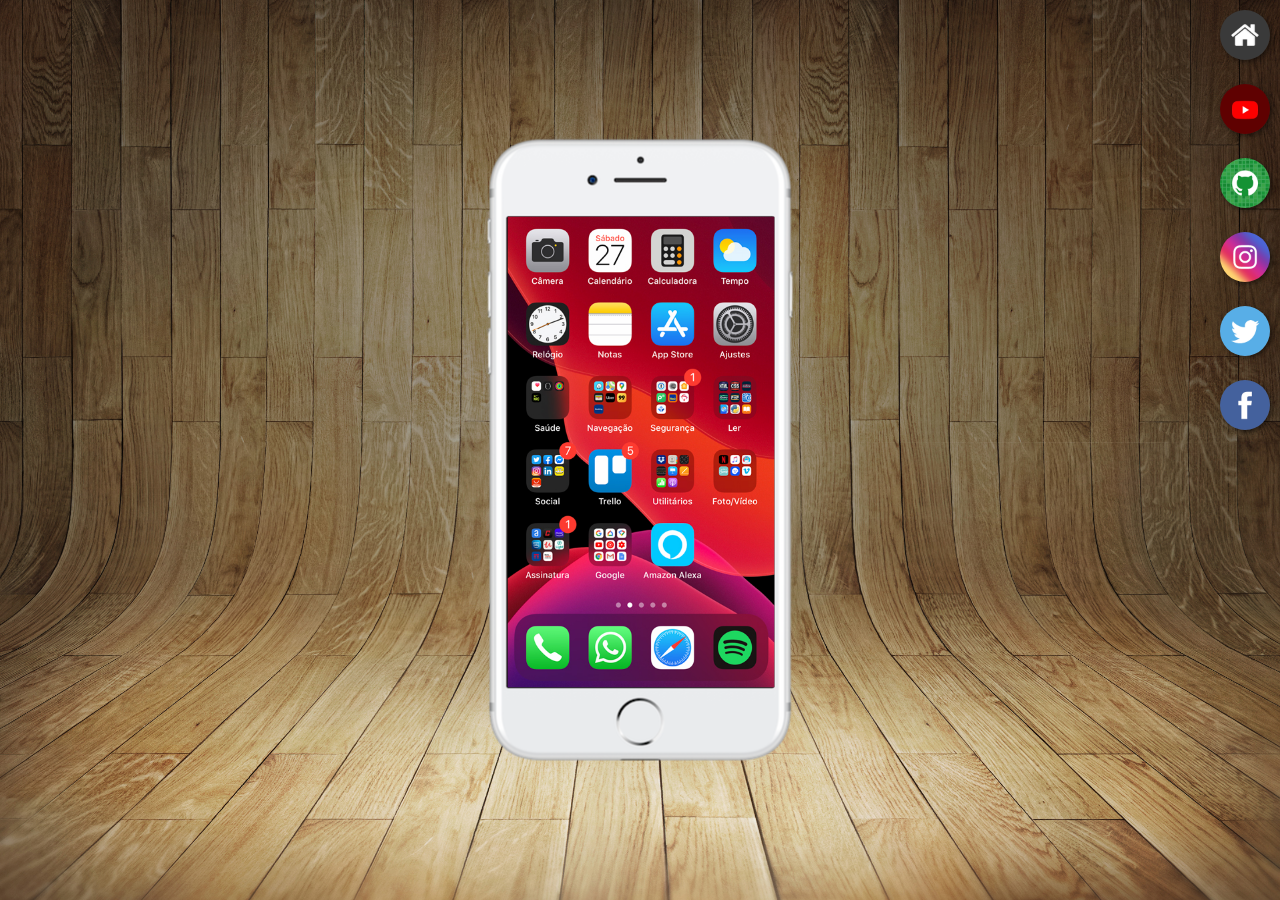
<file: index.html>
<!DOCTYPE html>
<html lang="pt-br">
<head>
    <meta charset="UTF-8">
    <meta name="viewport" content="width=device-width, initial-scale=1.0">
    <link rel="shortcut icon" href="favicon.ico" type="image/x-icon">
    <link rel="stylesheet" href="style/style.css">
    <title>Projeto redes sociais</title>
</head>
<body>
    <main>
        <section id="telefone">
            <iframe src="home.html" name="tela" id="tela" frameborder="0">
                Seu navegador não é compativel com isso.
            </iframe>
        </section>
        <section id="redes-sociais">
            <a href="home.html" target="tela"> <img src="imagens/logo-home.jpg" alt="home"></a> <br>
            <a href="youtube.html" target="tela"> <img src="imagens/logo-youtube.jpg" alt="youtube"></a><br>
            <a href="github.html" target="tela"> <img src="imagens/logo-github.jpg" alt="github"></a><br>
            <a href="instagram.html" target="tela"> <img src="imagens/logo-instagram.jpg" alt="instagram"></a><br>
            <a href="twitter.html" target="tela"> <img src="imagens/logo-twitter.jpg" alt="twitter"></a><br>
            <a href="facebook.html" target="tela"> <img src="imagens/logo-facebook.jpg" alt="facebook"></a>

        </section>
    </main>
</body>
</html>
</file>
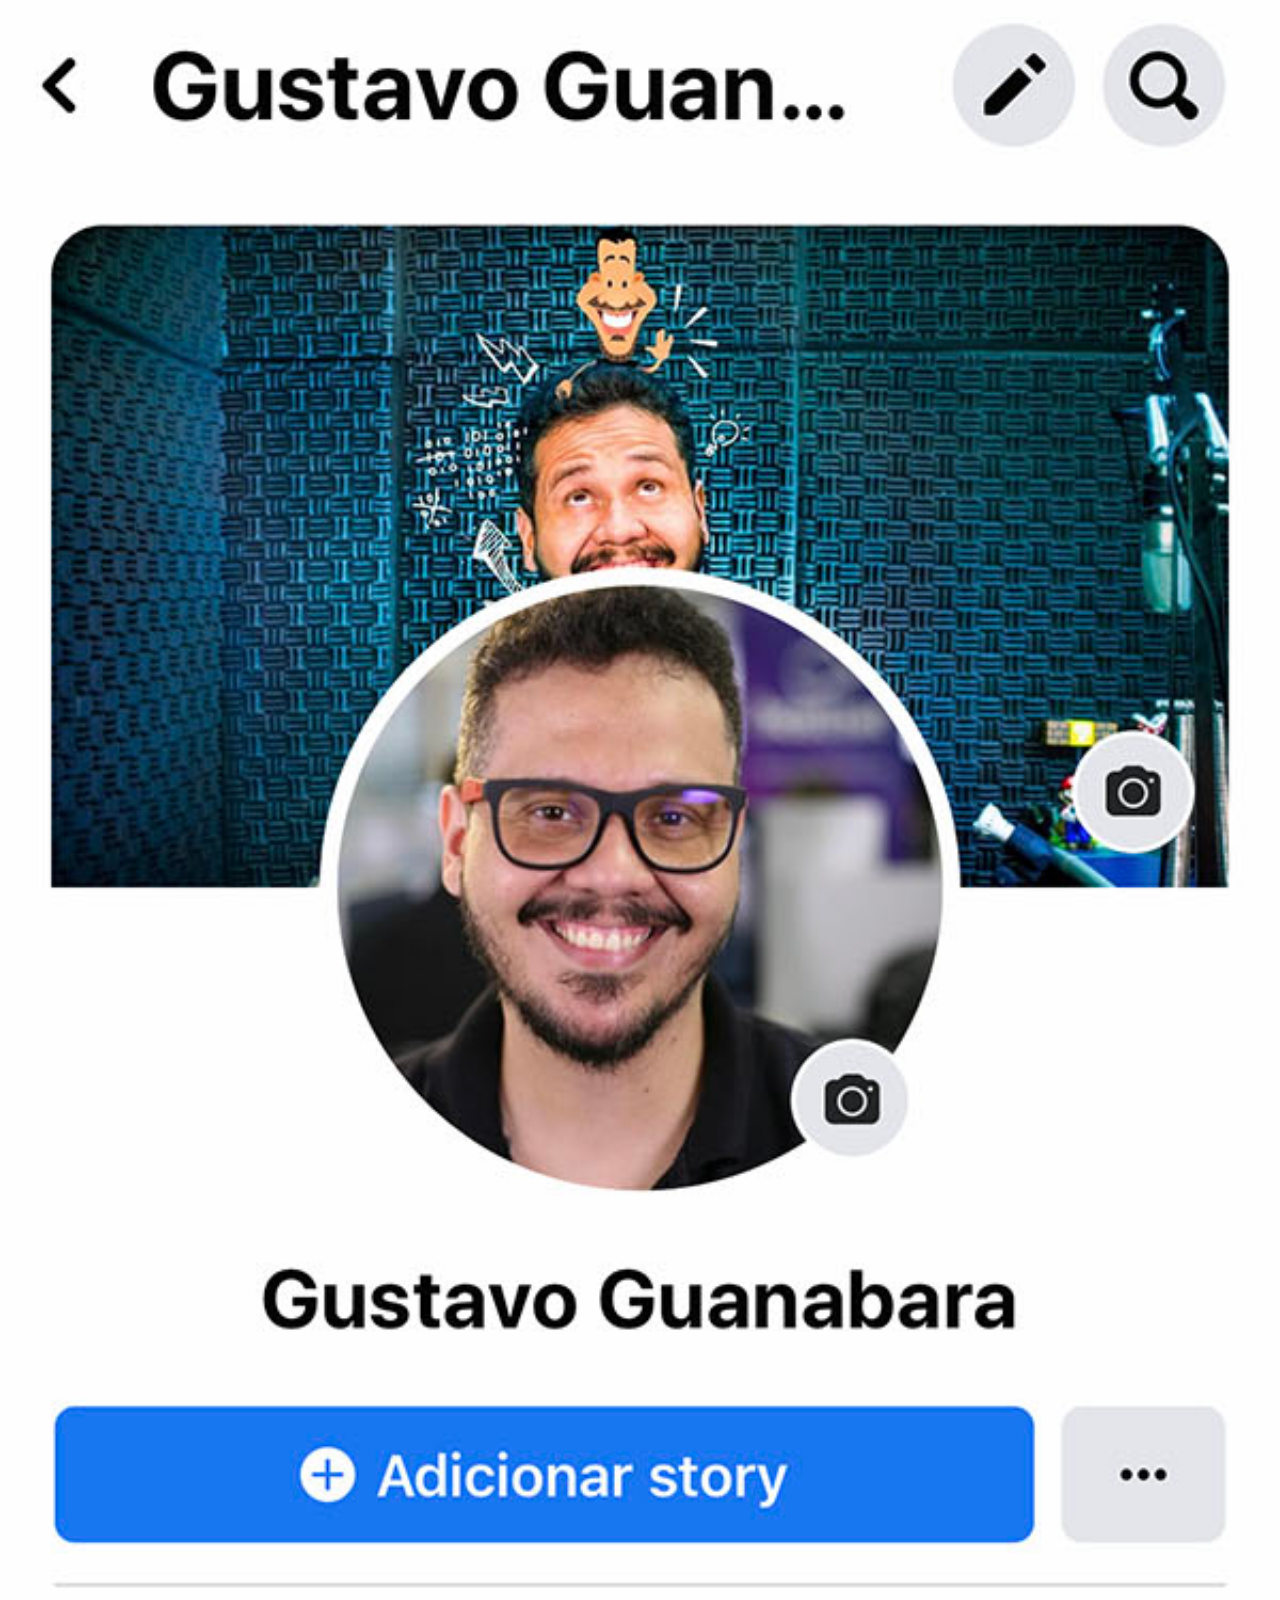
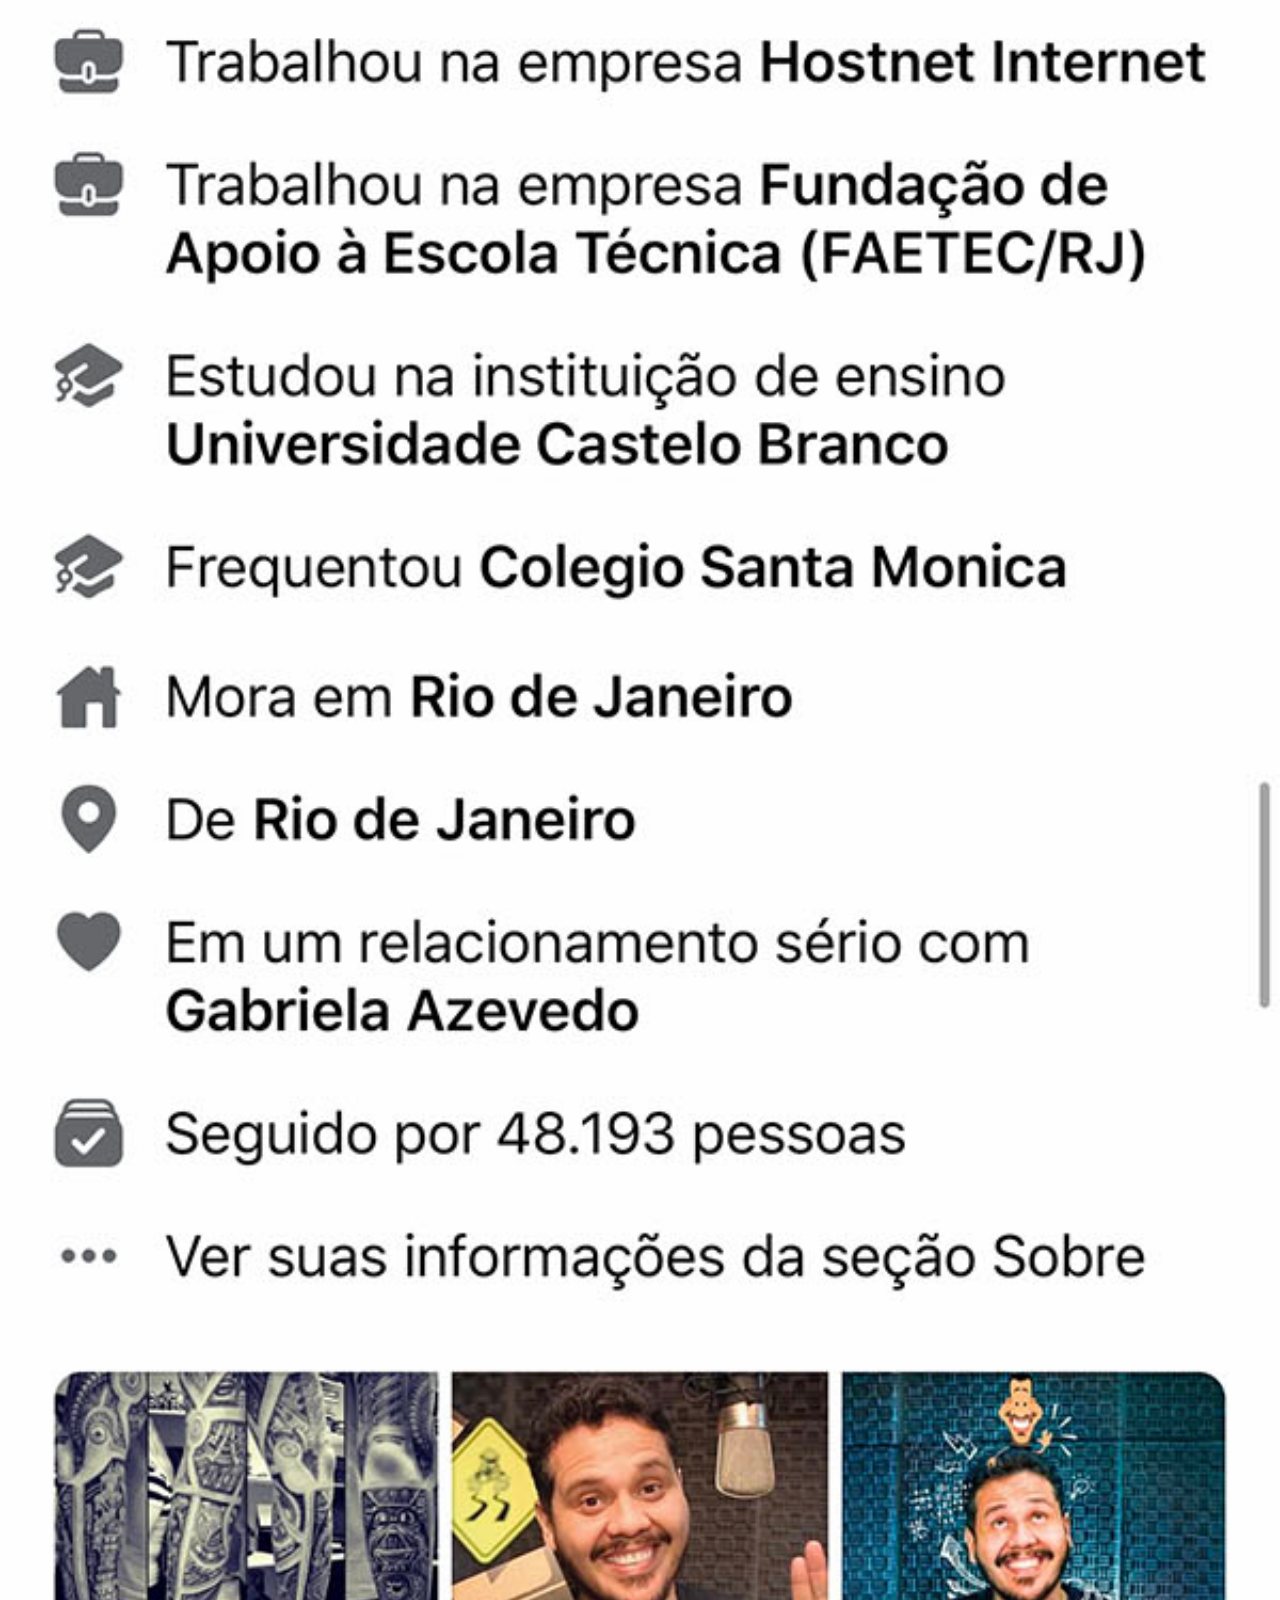
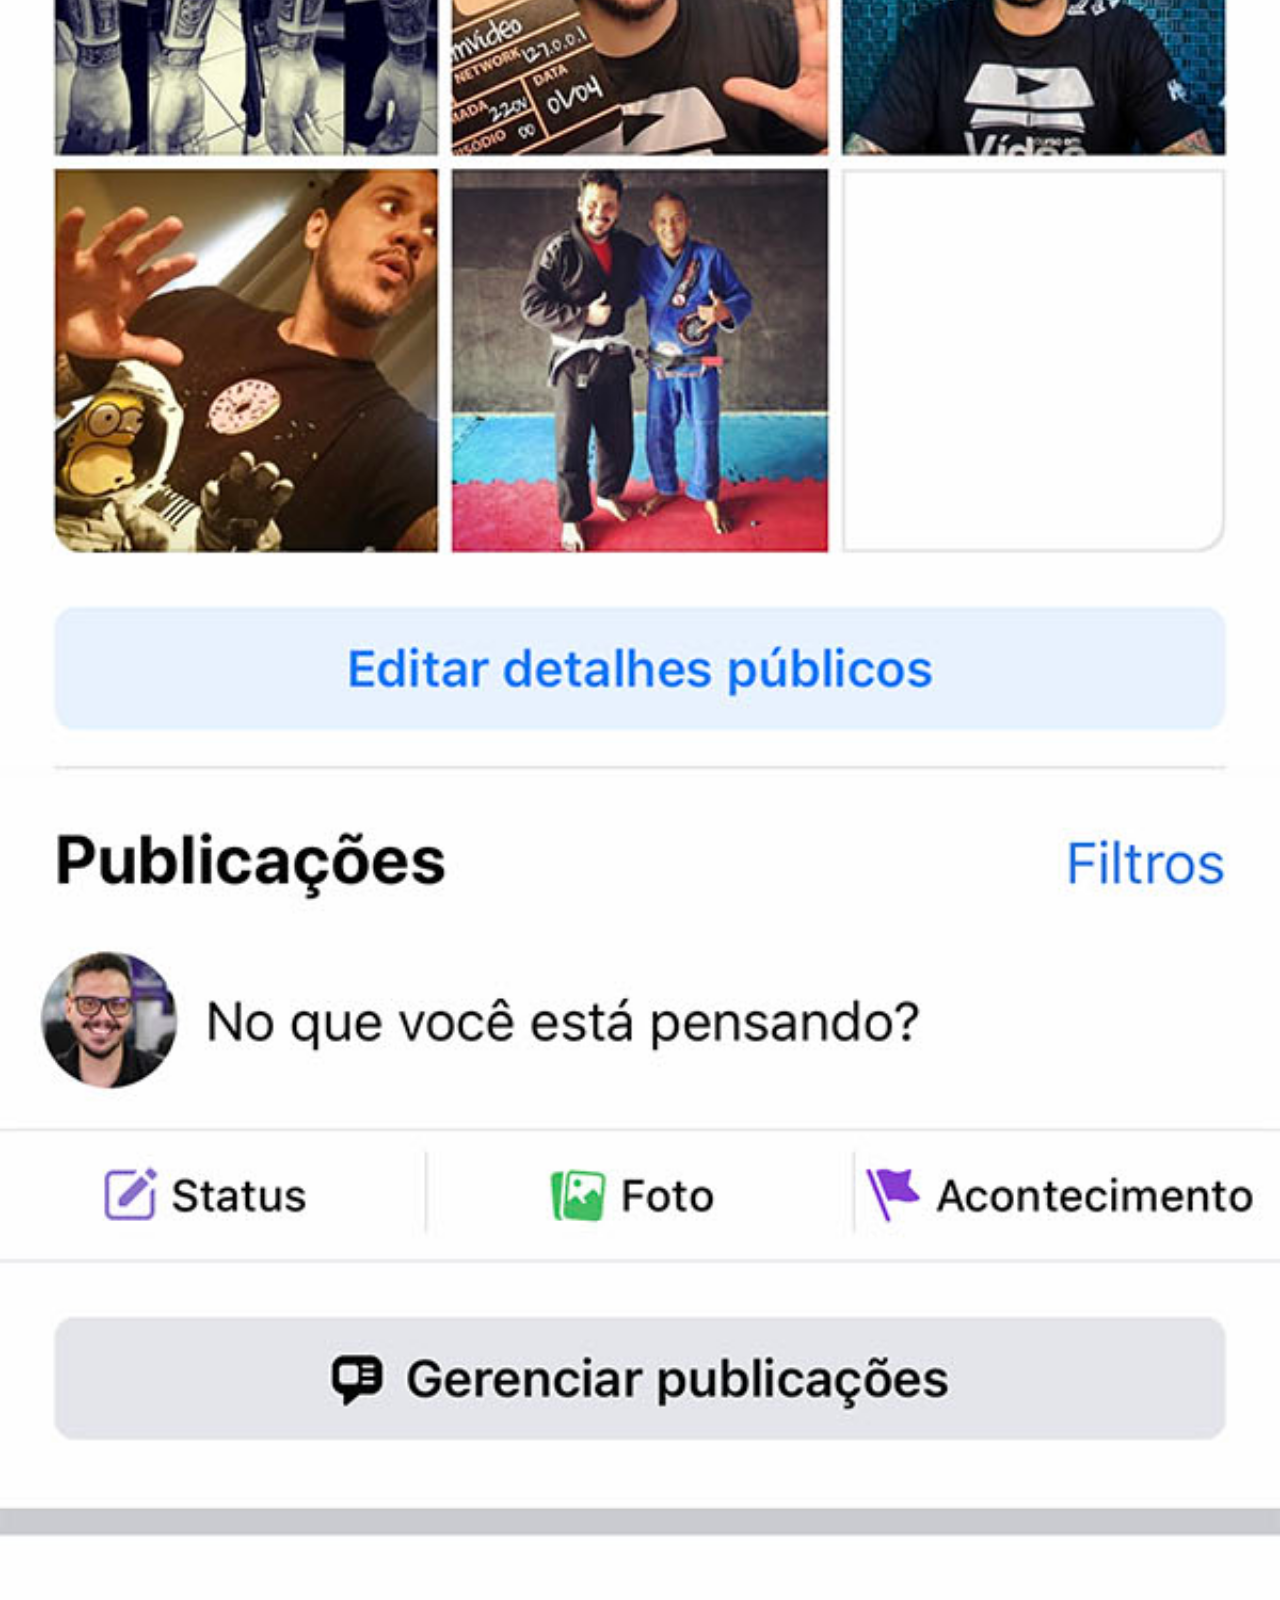
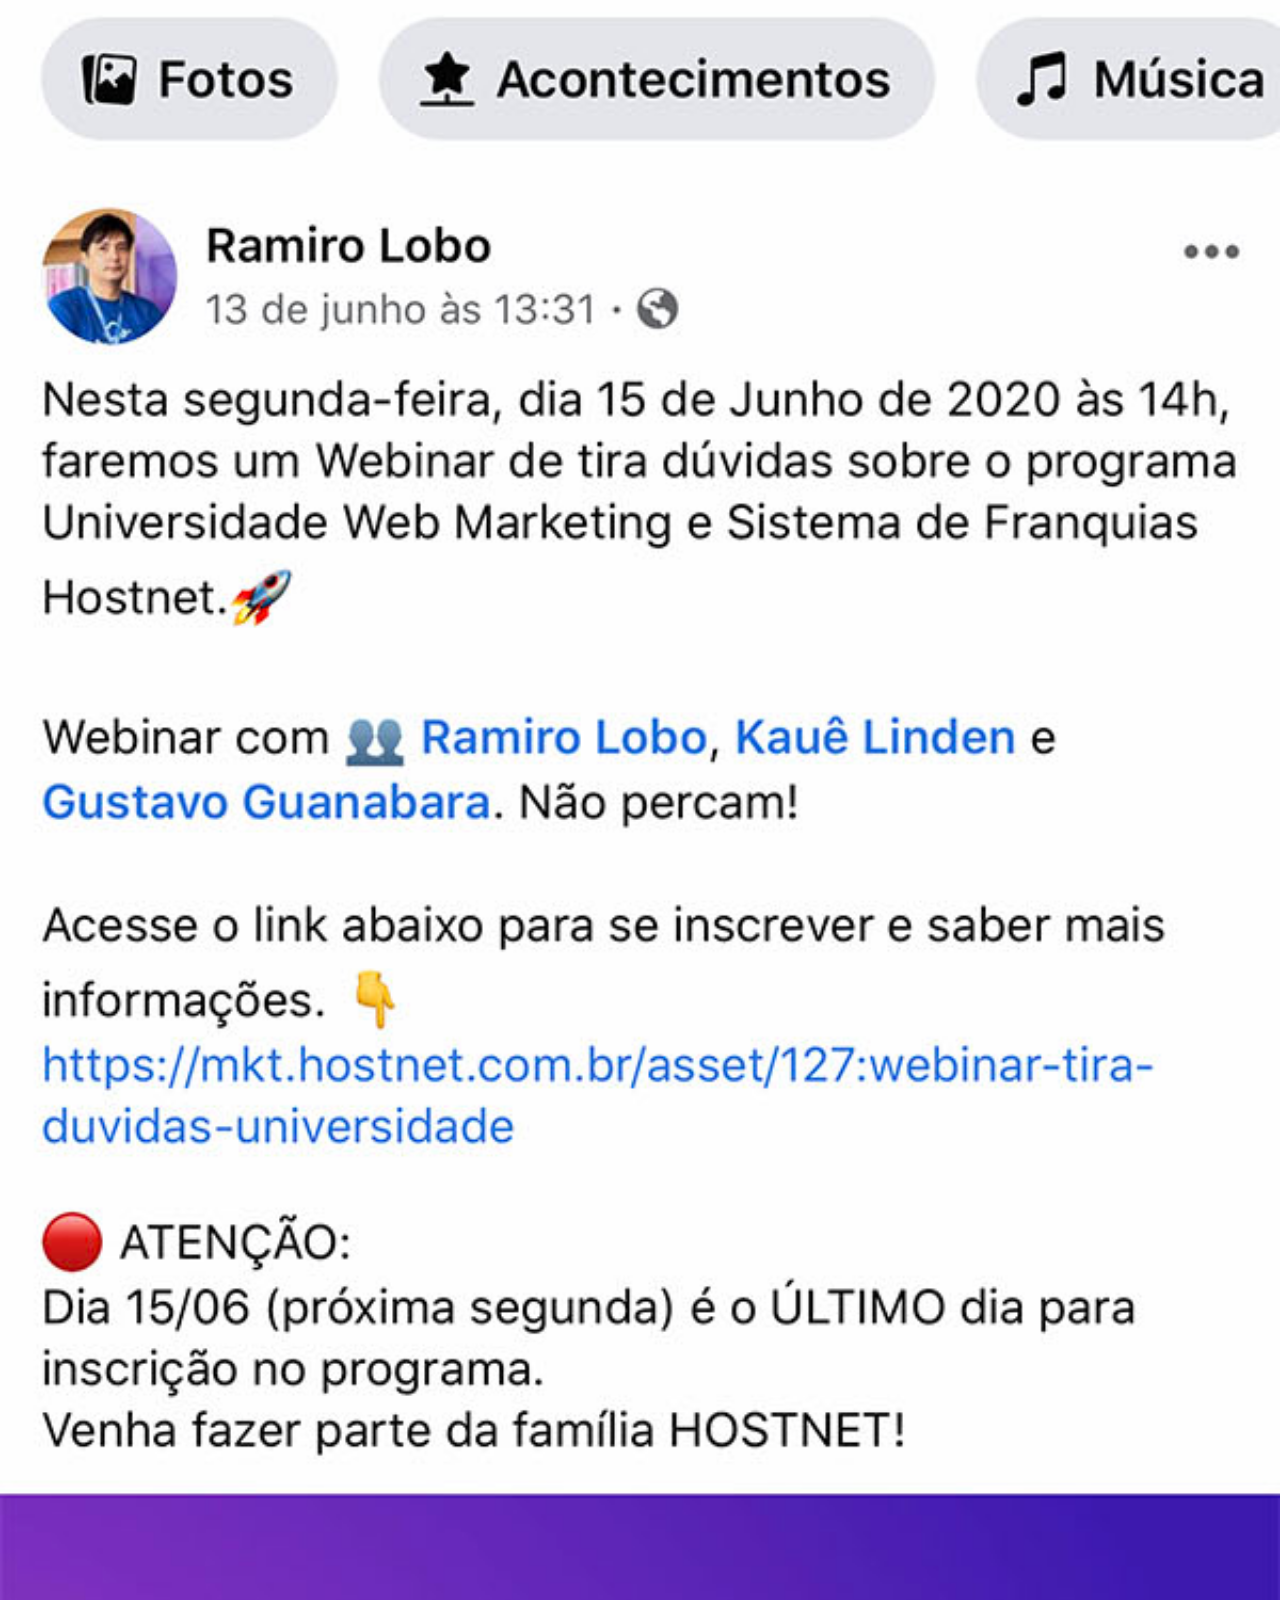
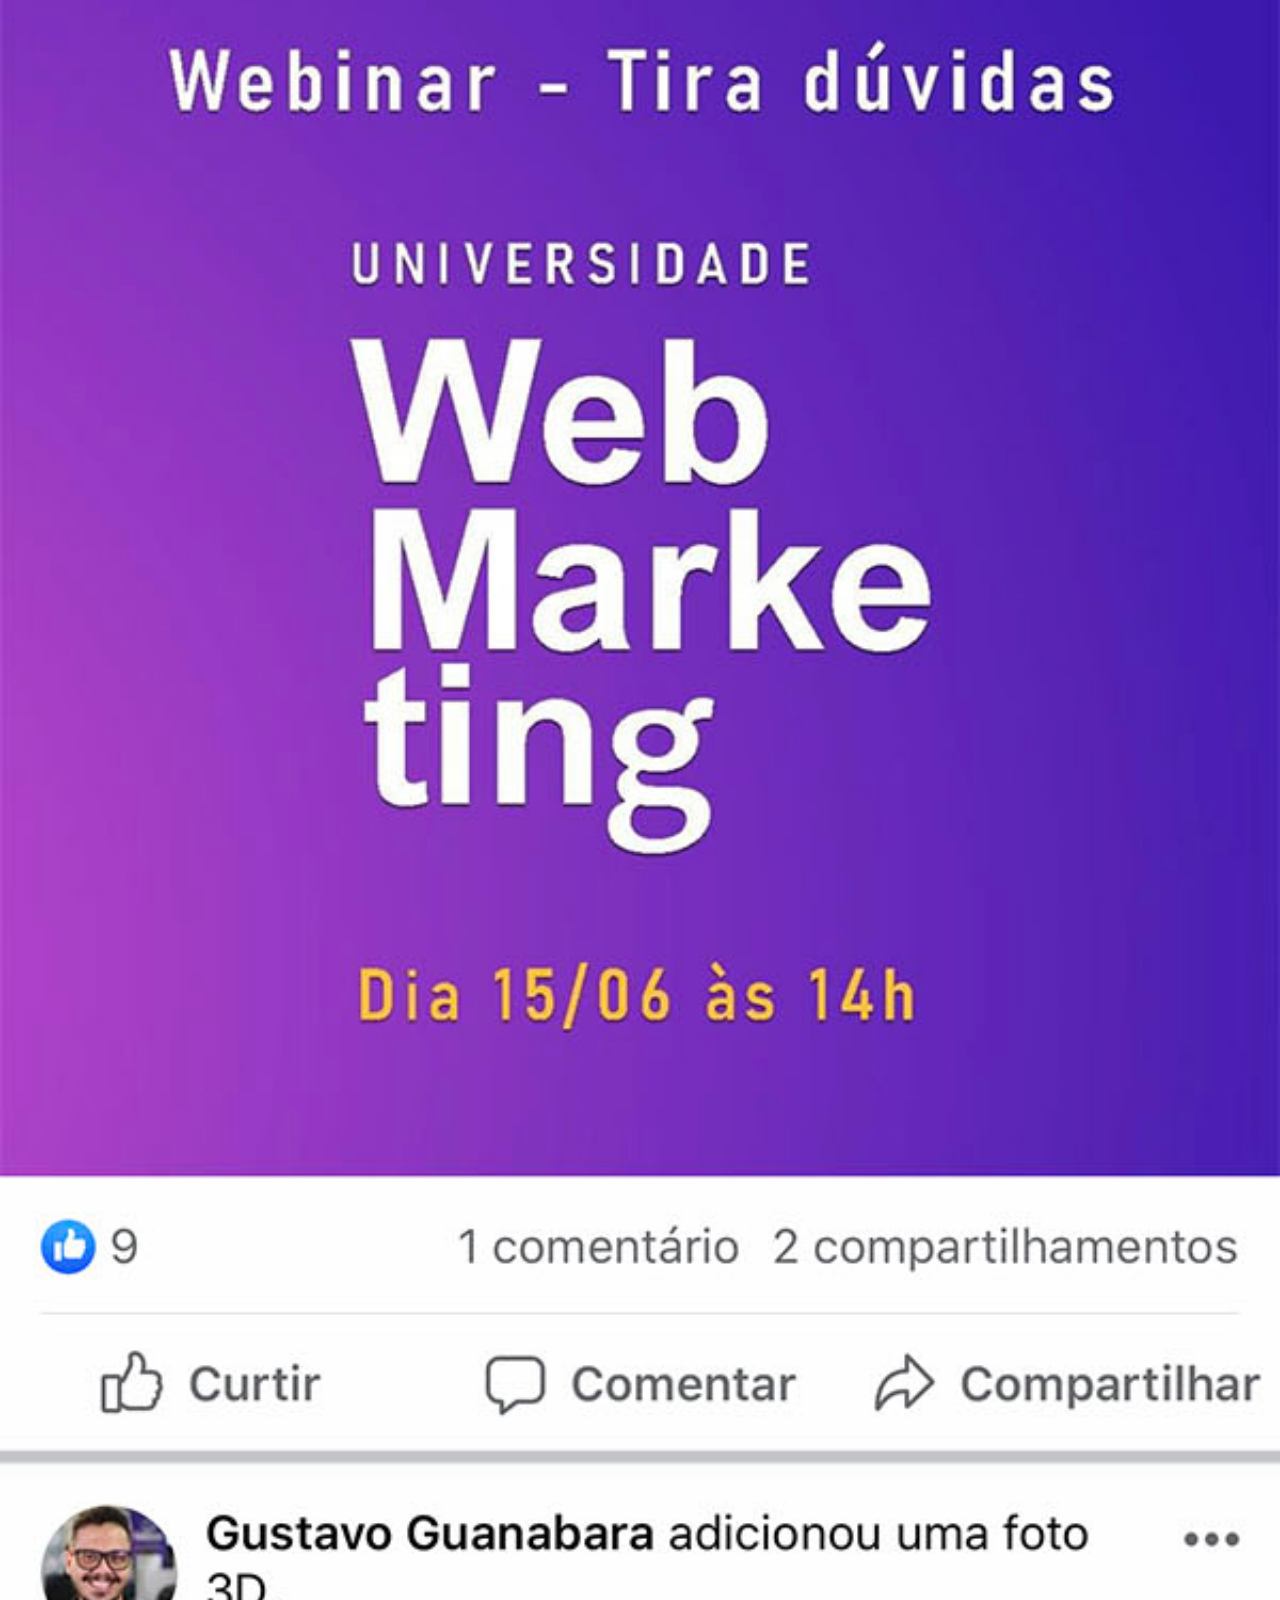
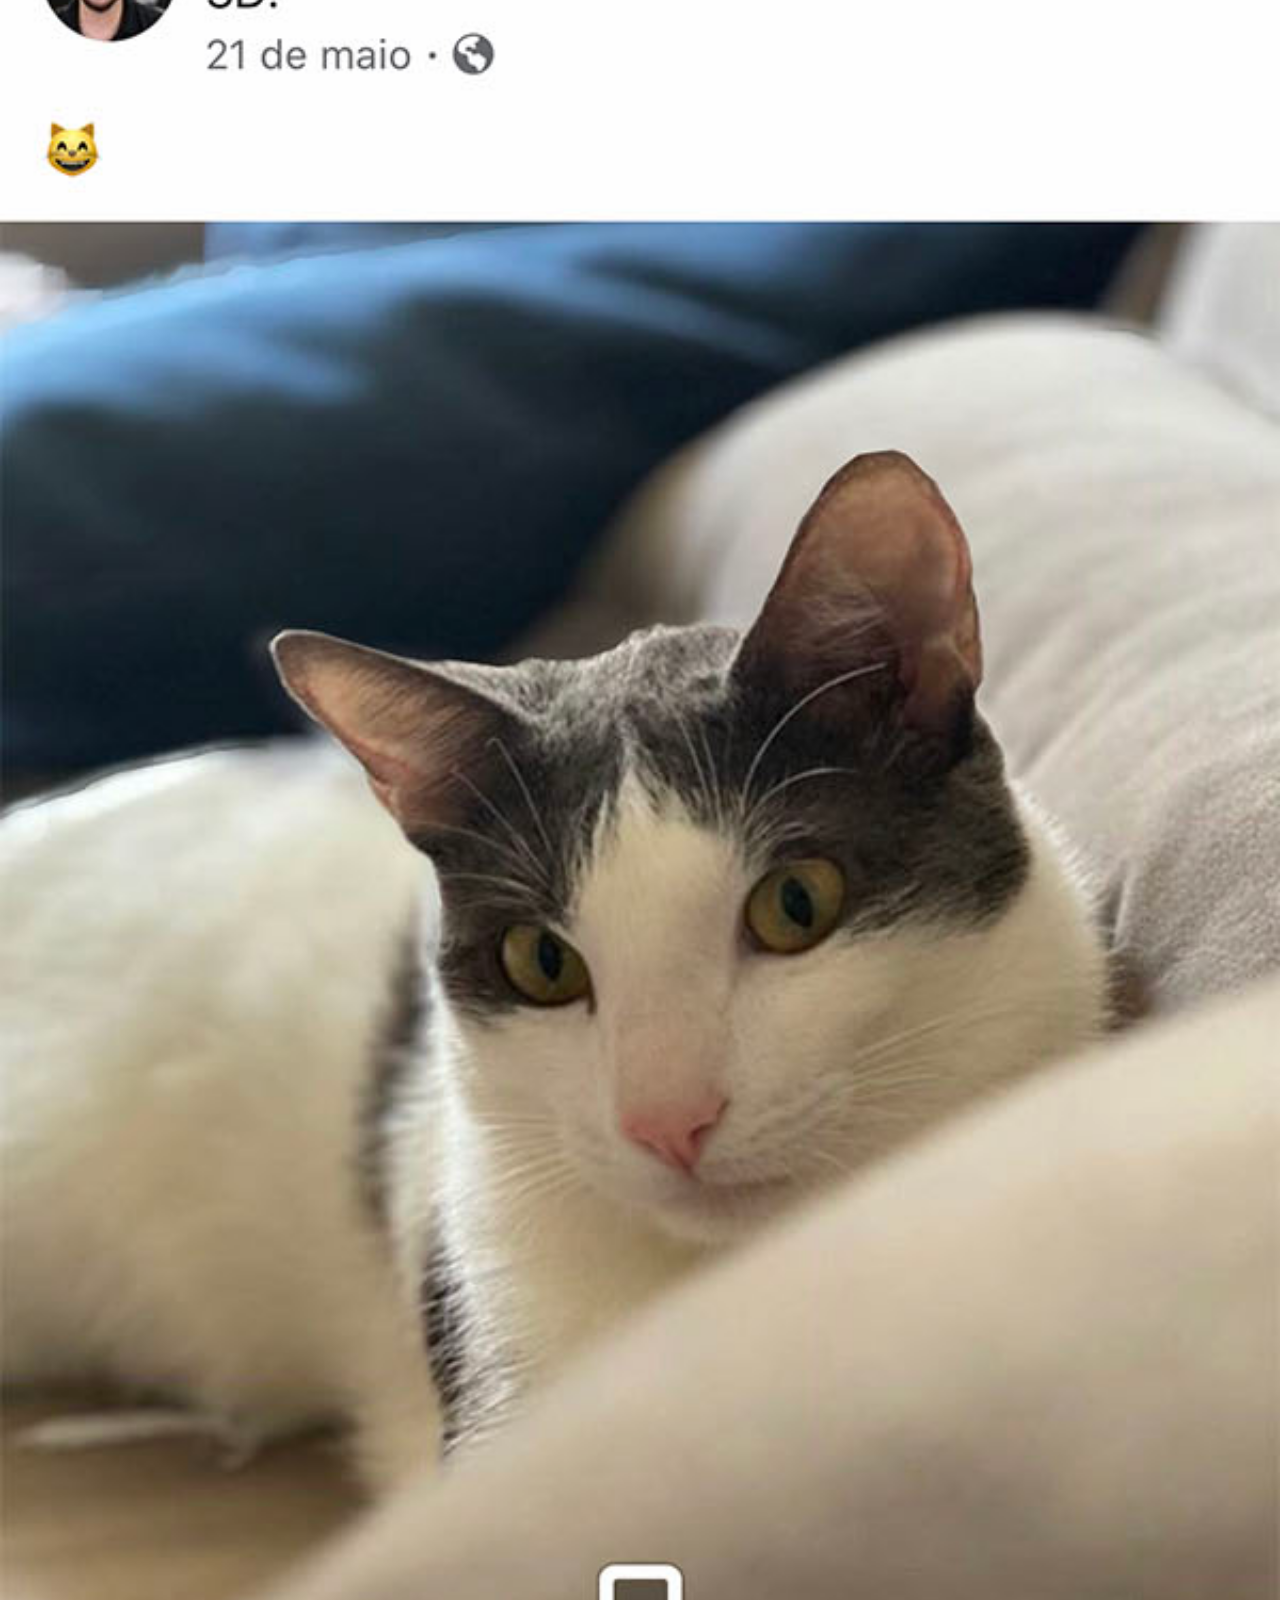
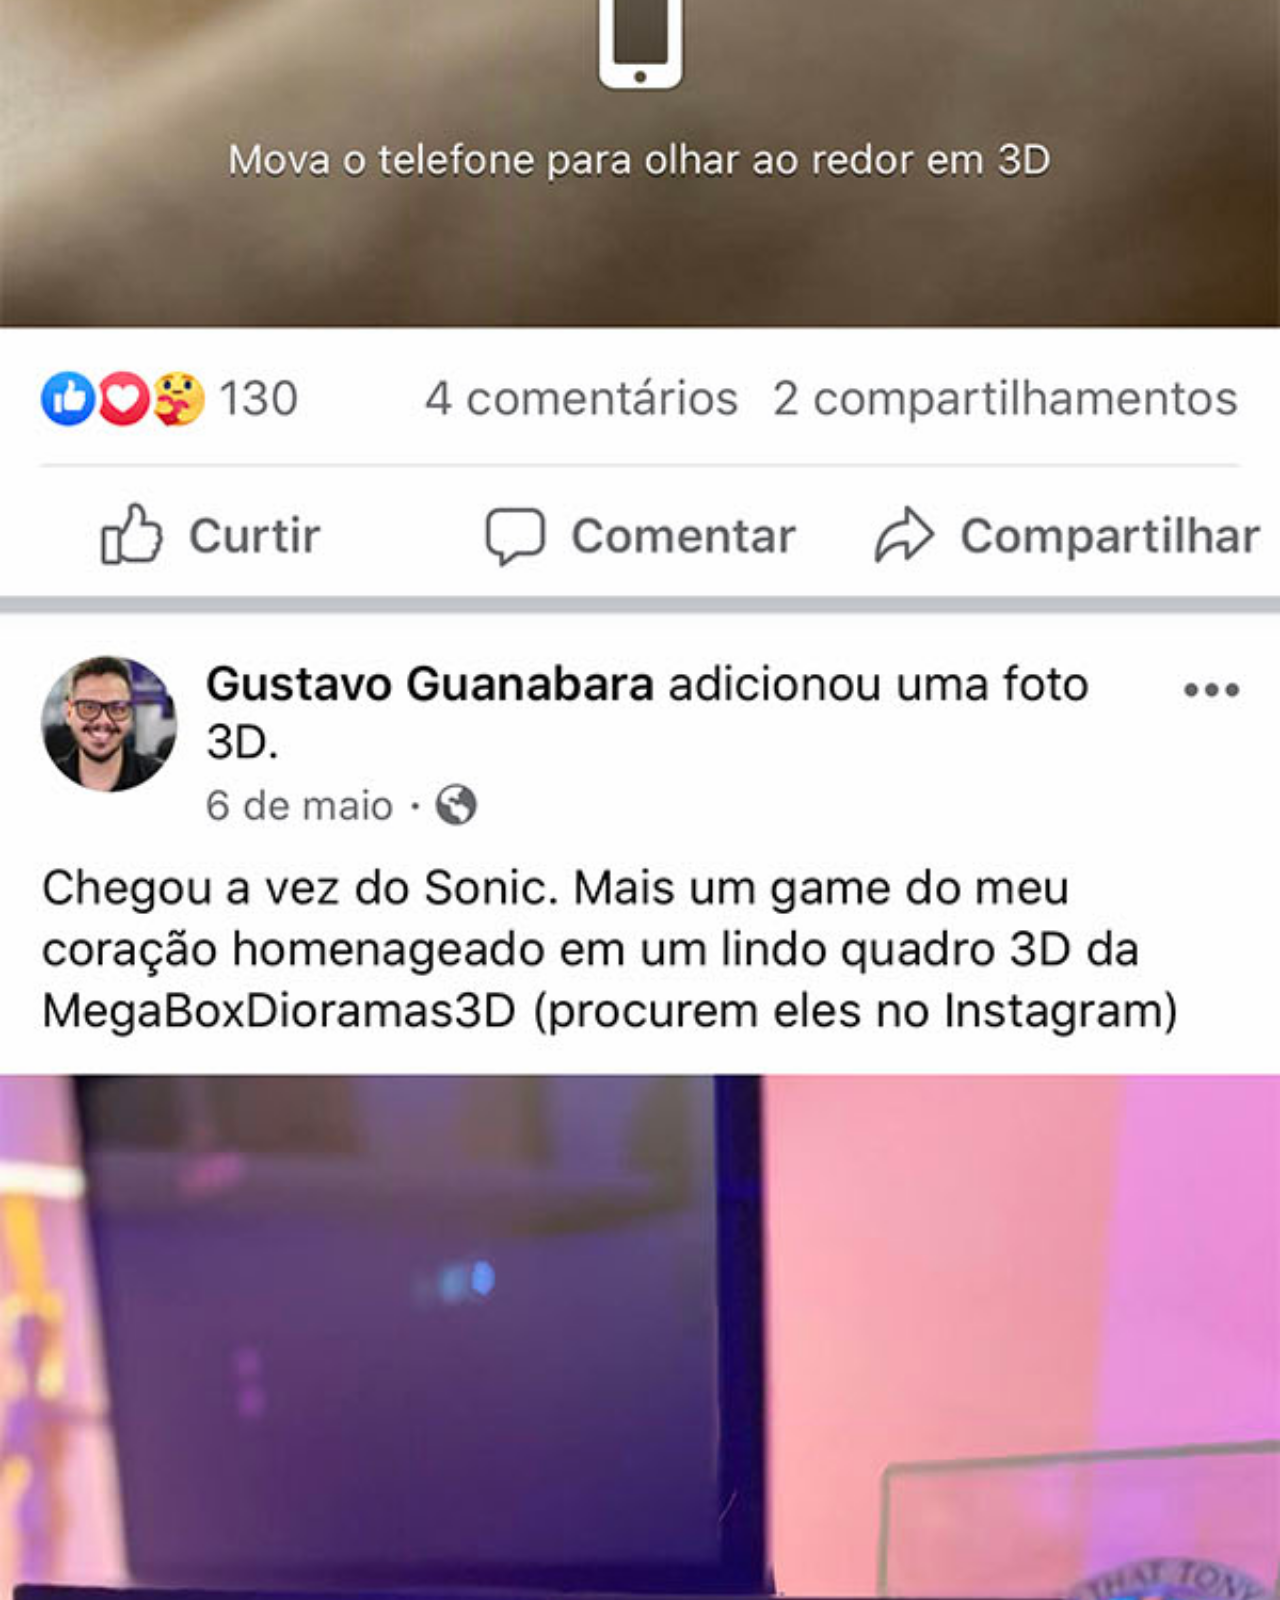
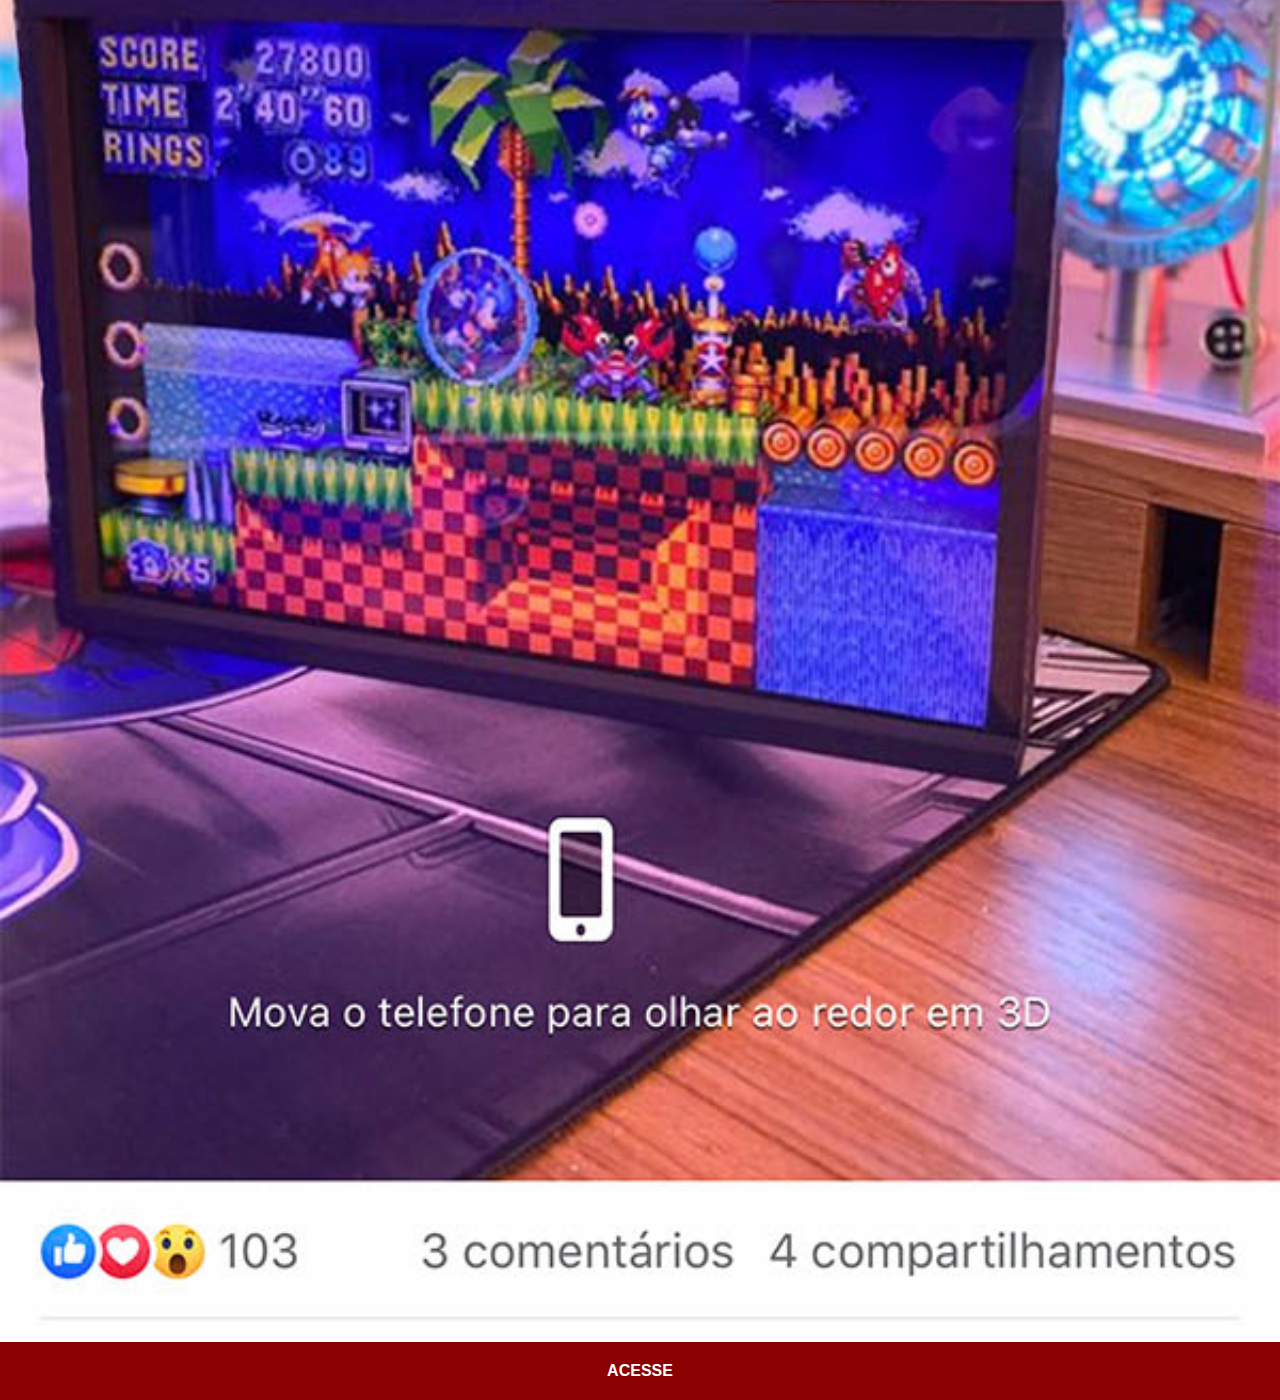
<file: facebook.html>
<!DOCTYPE html>
<html lang="pt-br">
<head>
    <meta charset="UTF-8">
    <meta name="viewport" content="width=device-width, initial-scale=1.0">
    <title>Facebook</title>
    <link rel="stylesheet" href="estilos/social.css">
<body>
   <img src="imagens/tela-facebook.jpg" alt="Facebook">
   <a href="https://www.facebook.com/gustavoguanabara" target="_blank"> ACESSE</a>
</body>
</html>
</file>
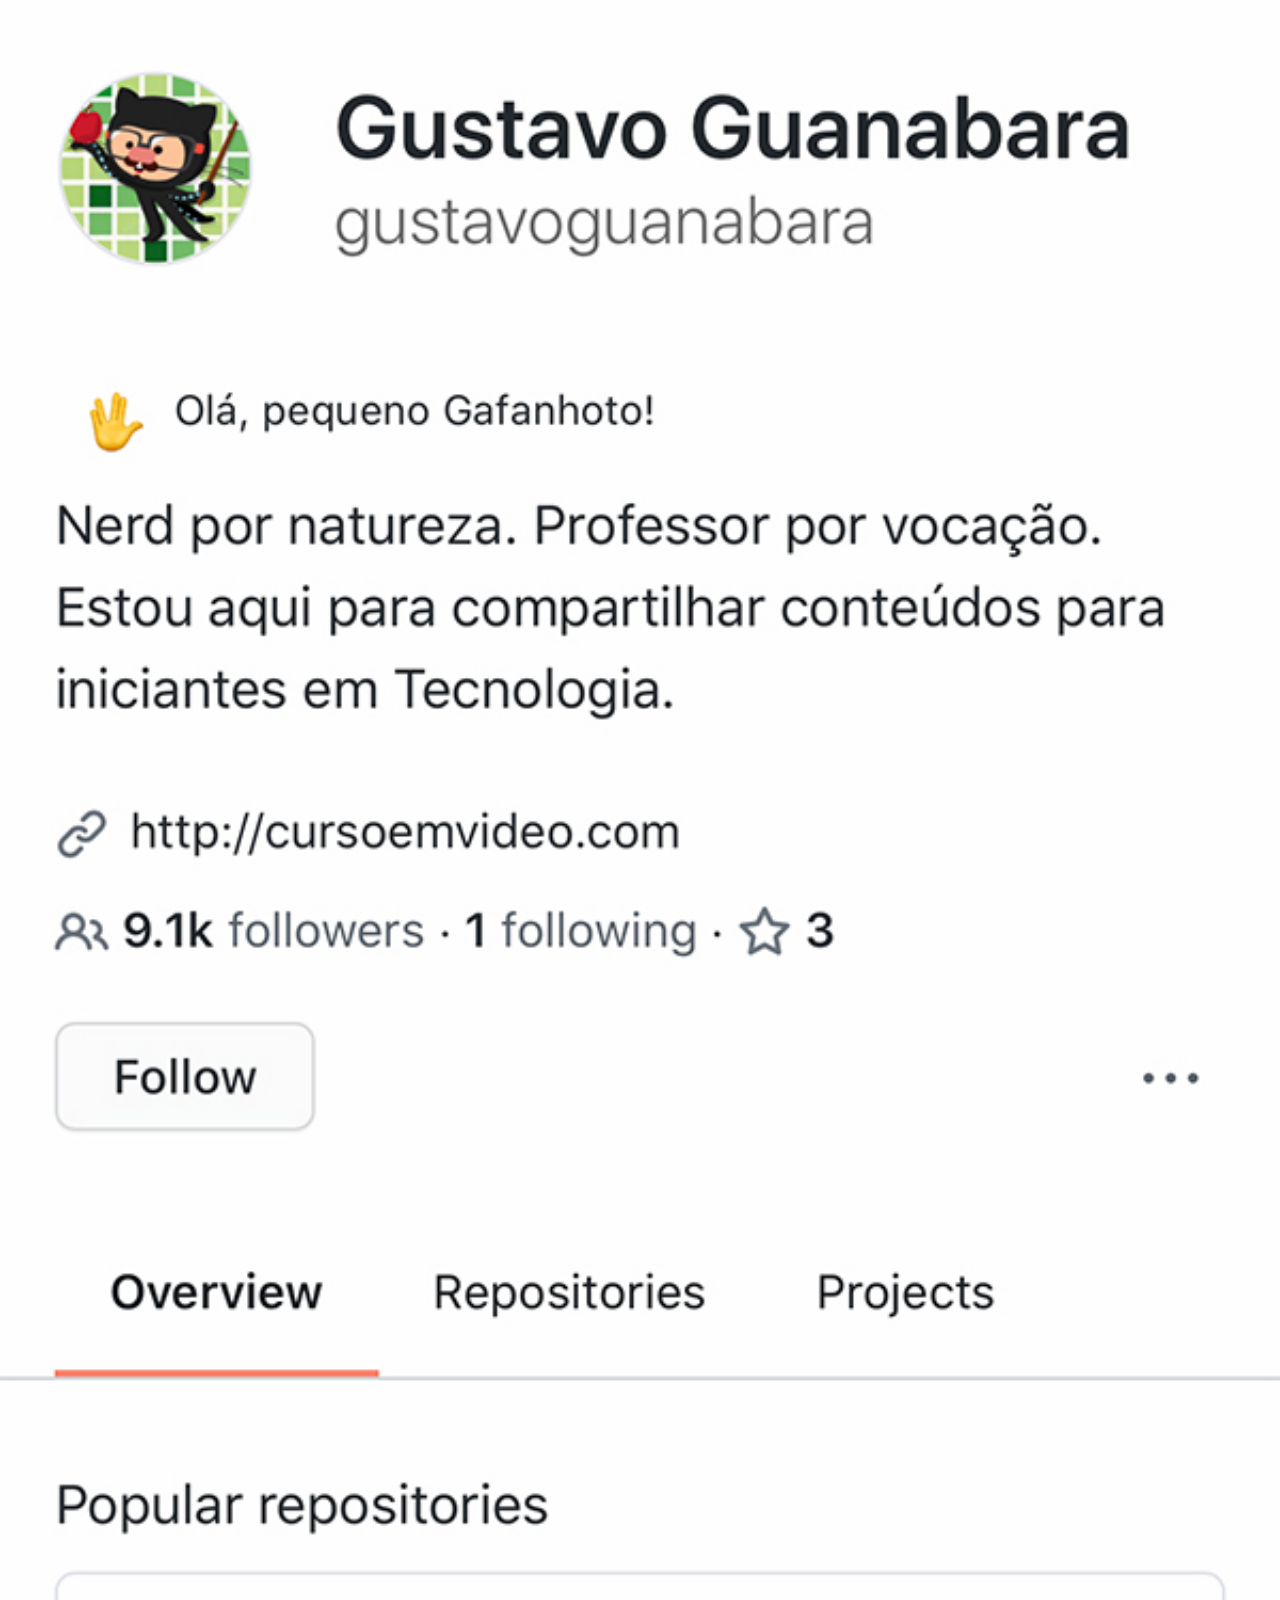
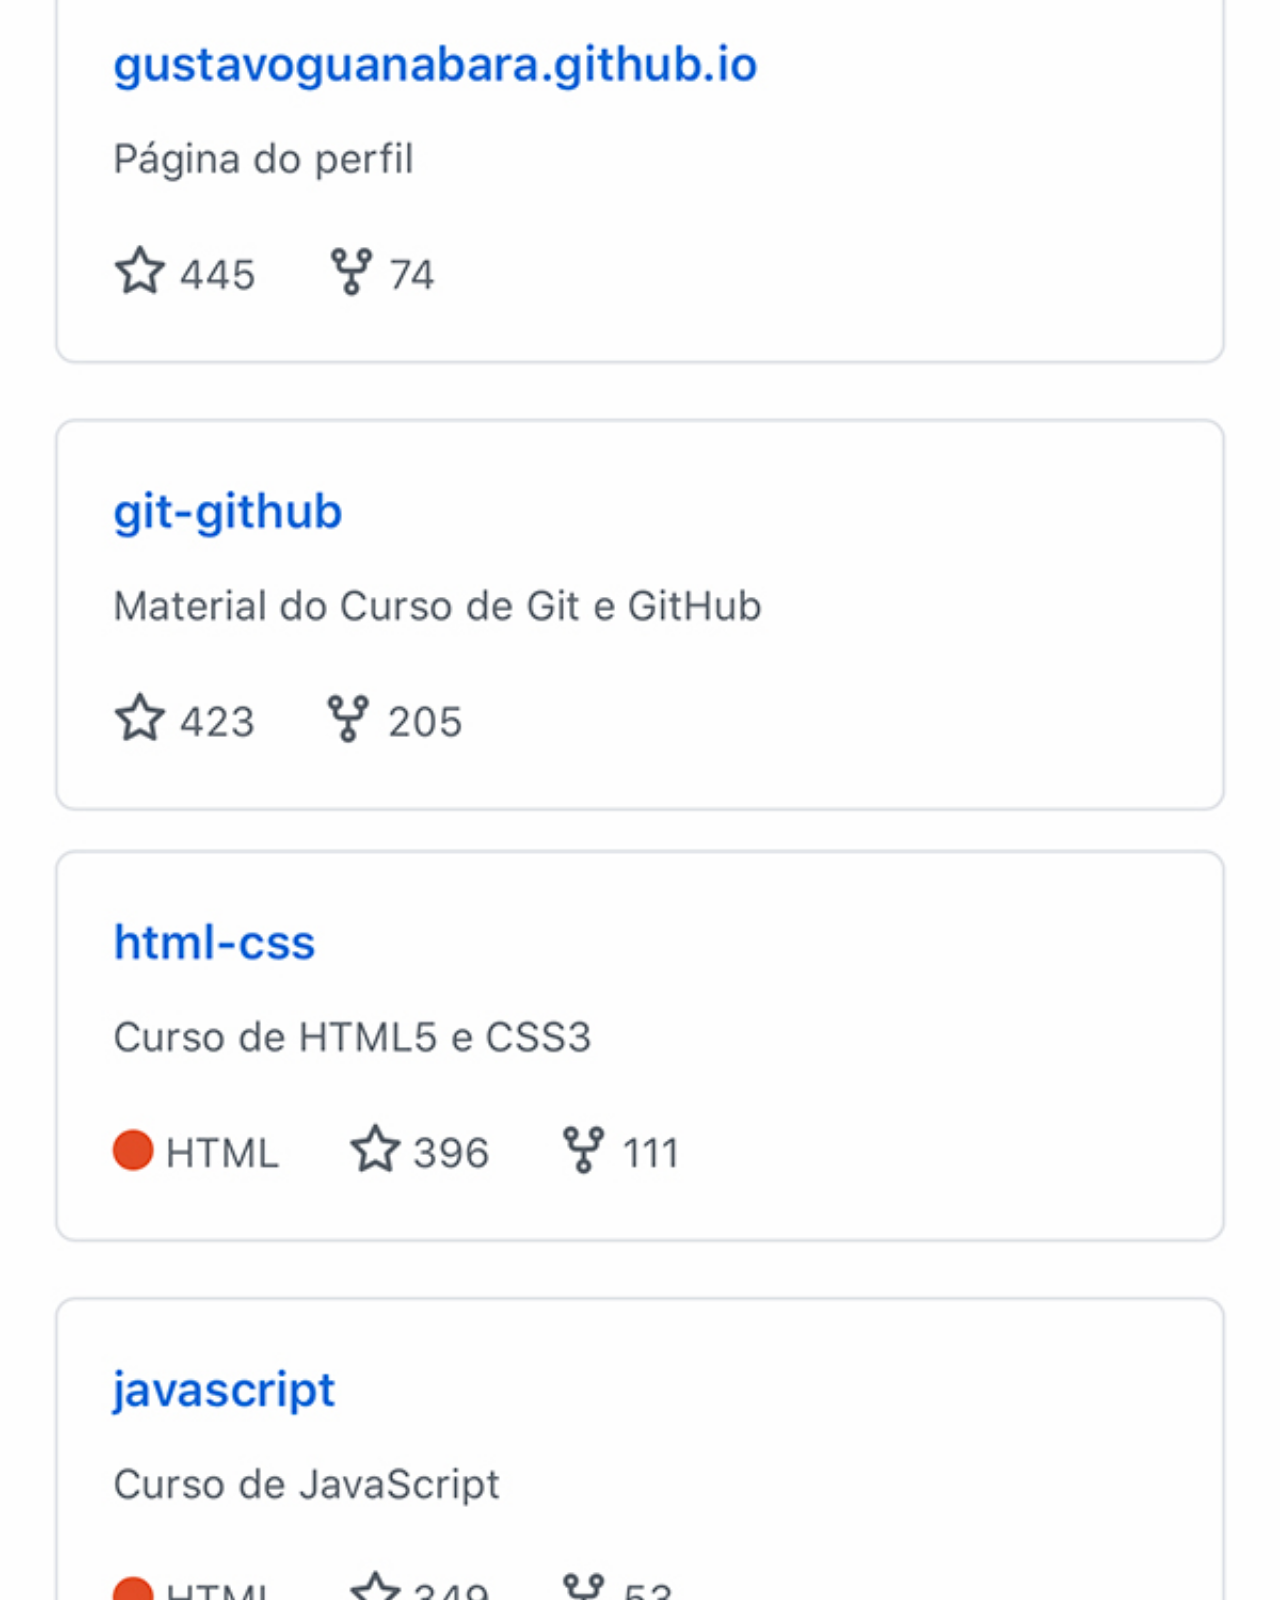
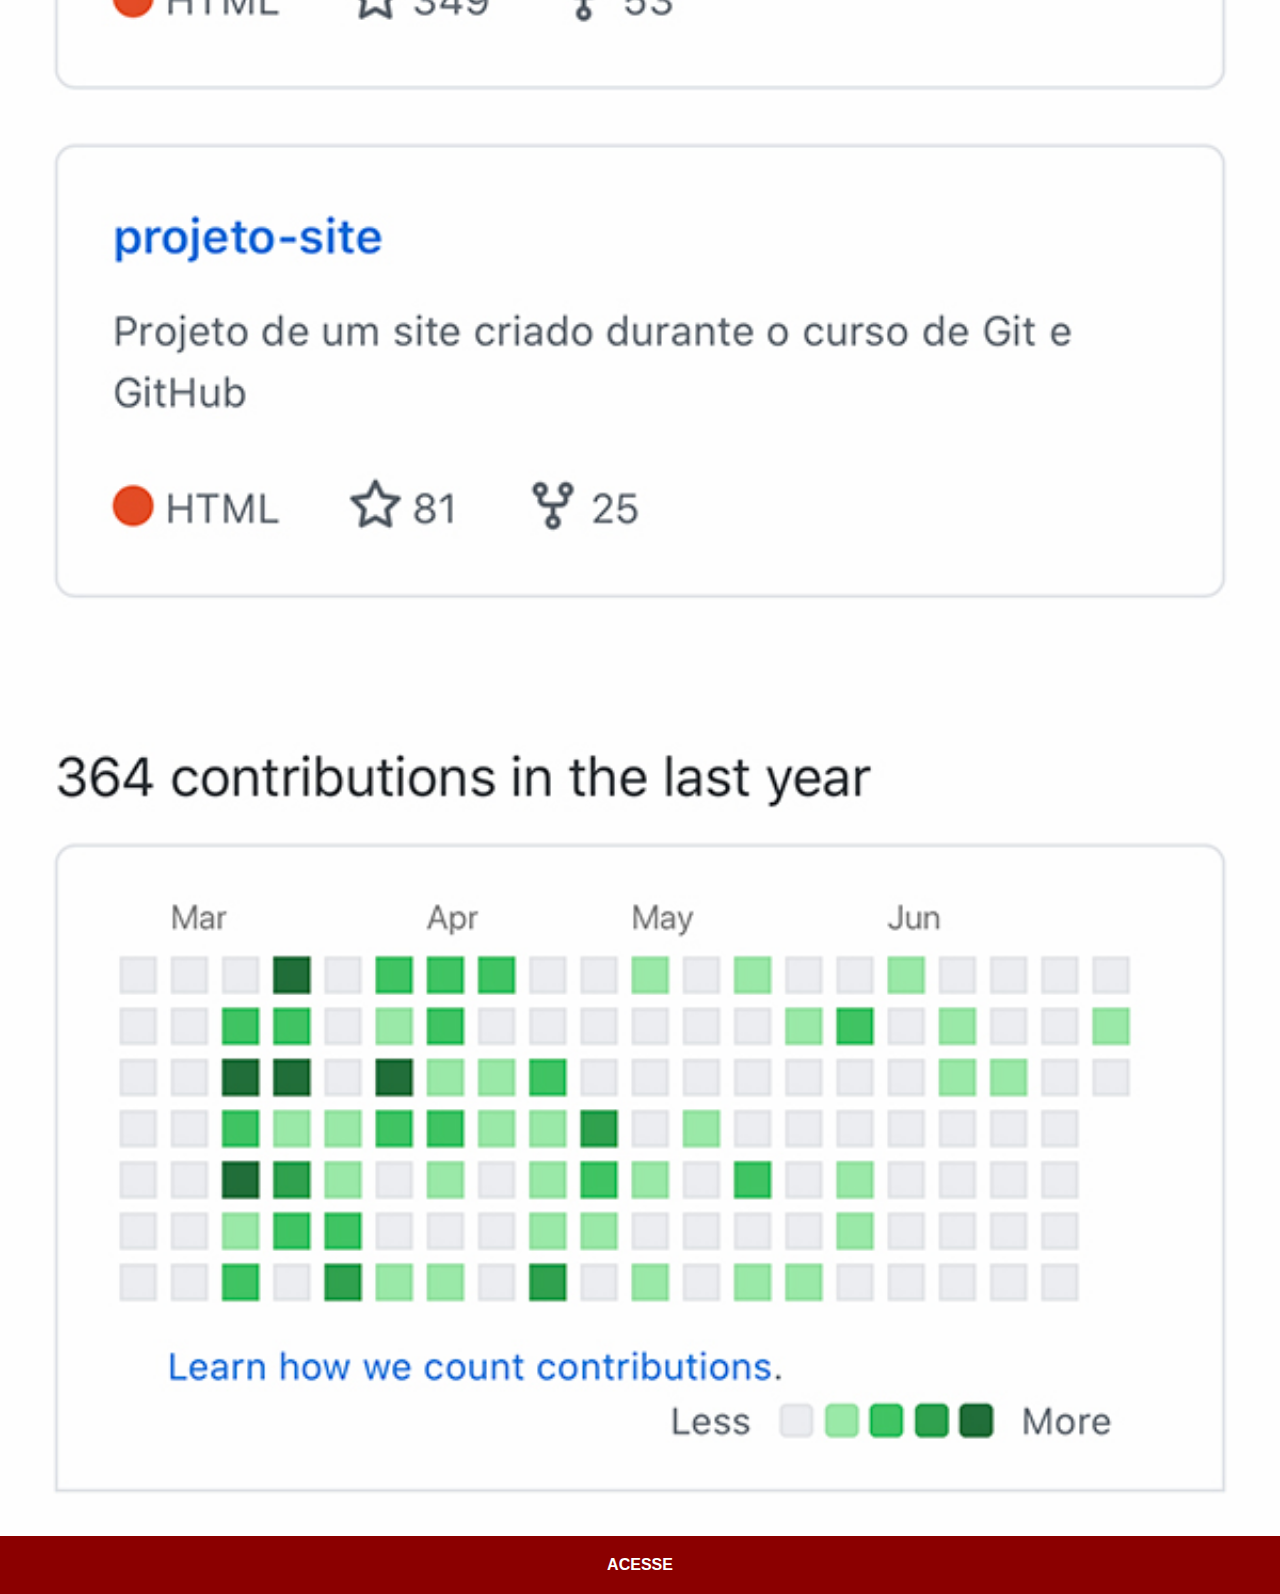
<file: github.html>
<!DOCTYPE html>
<html lang="pt-br">
<head>
    <meta charset="UTF-8">
    <meta name="viewport" content="width=device-width, initial-scale=1.0">
    <title>GitHub</title>
    <link rel="stylesheet" href="estilos/social.css">
<body>
   <img src="imagens/tela-github.jpg" alt="github">
   <a href="https://github.com/gustavoguanabara" target="_blank"> ACESSE</a>
</body>
</html>
</file>
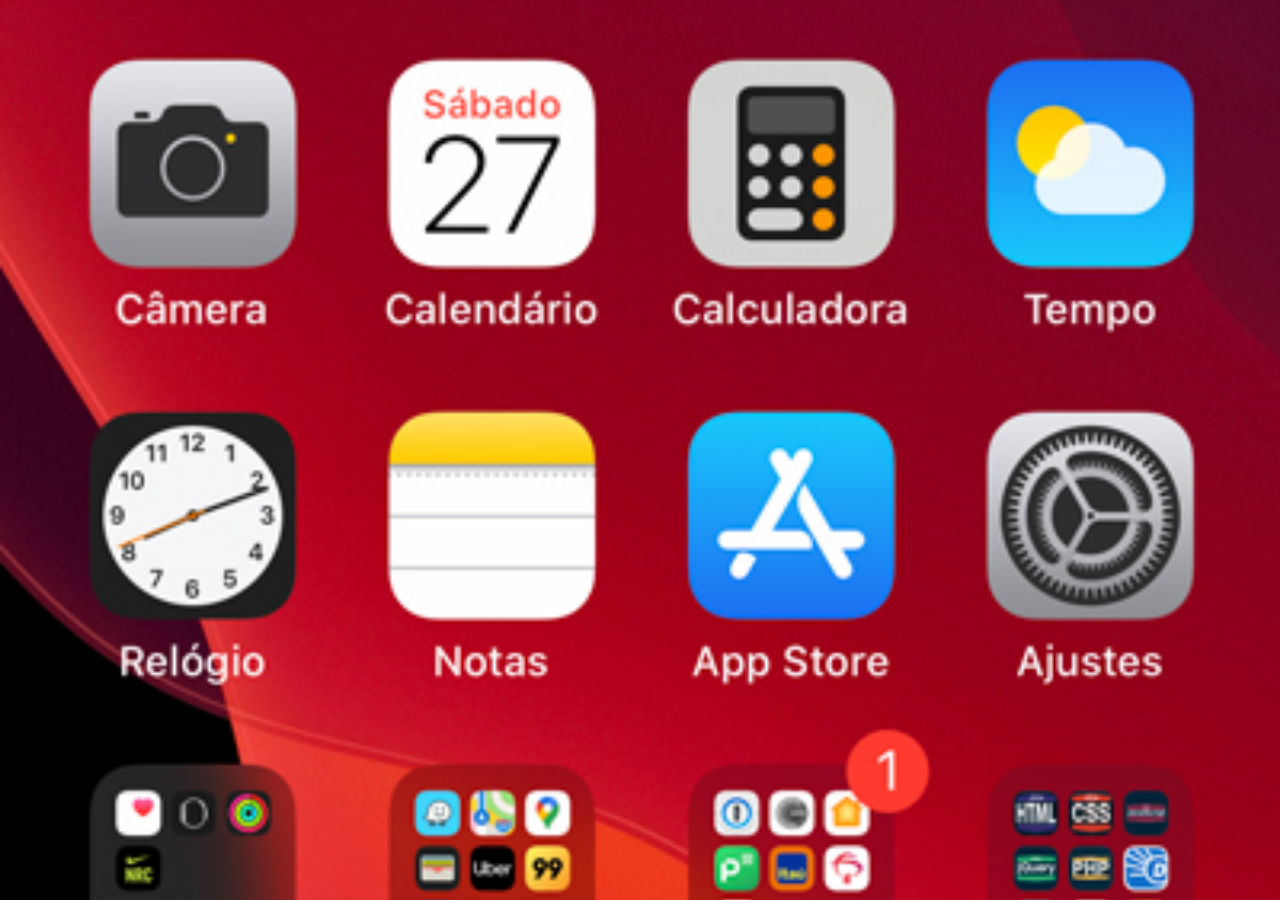
<file: home.html>
<!DOCTYPE html>
<html lang="pt-br">
<head>
    <meta charset="UTF-8">
    <meta name="viewport" content="width=device-width, initial-scale=1.0">
    <title>Home</title>
    <style>
        * {
            margin: 0px;
            padding: 0px;
        }
        body {
            width: 100vw;
            height: 100vh;
            background: black url(imagens/tela-home.jpg) no-repeat top center;
            background-size: cover;
        }
        
    </style>
</head>
<body>
    
</body>
</html>
</file>
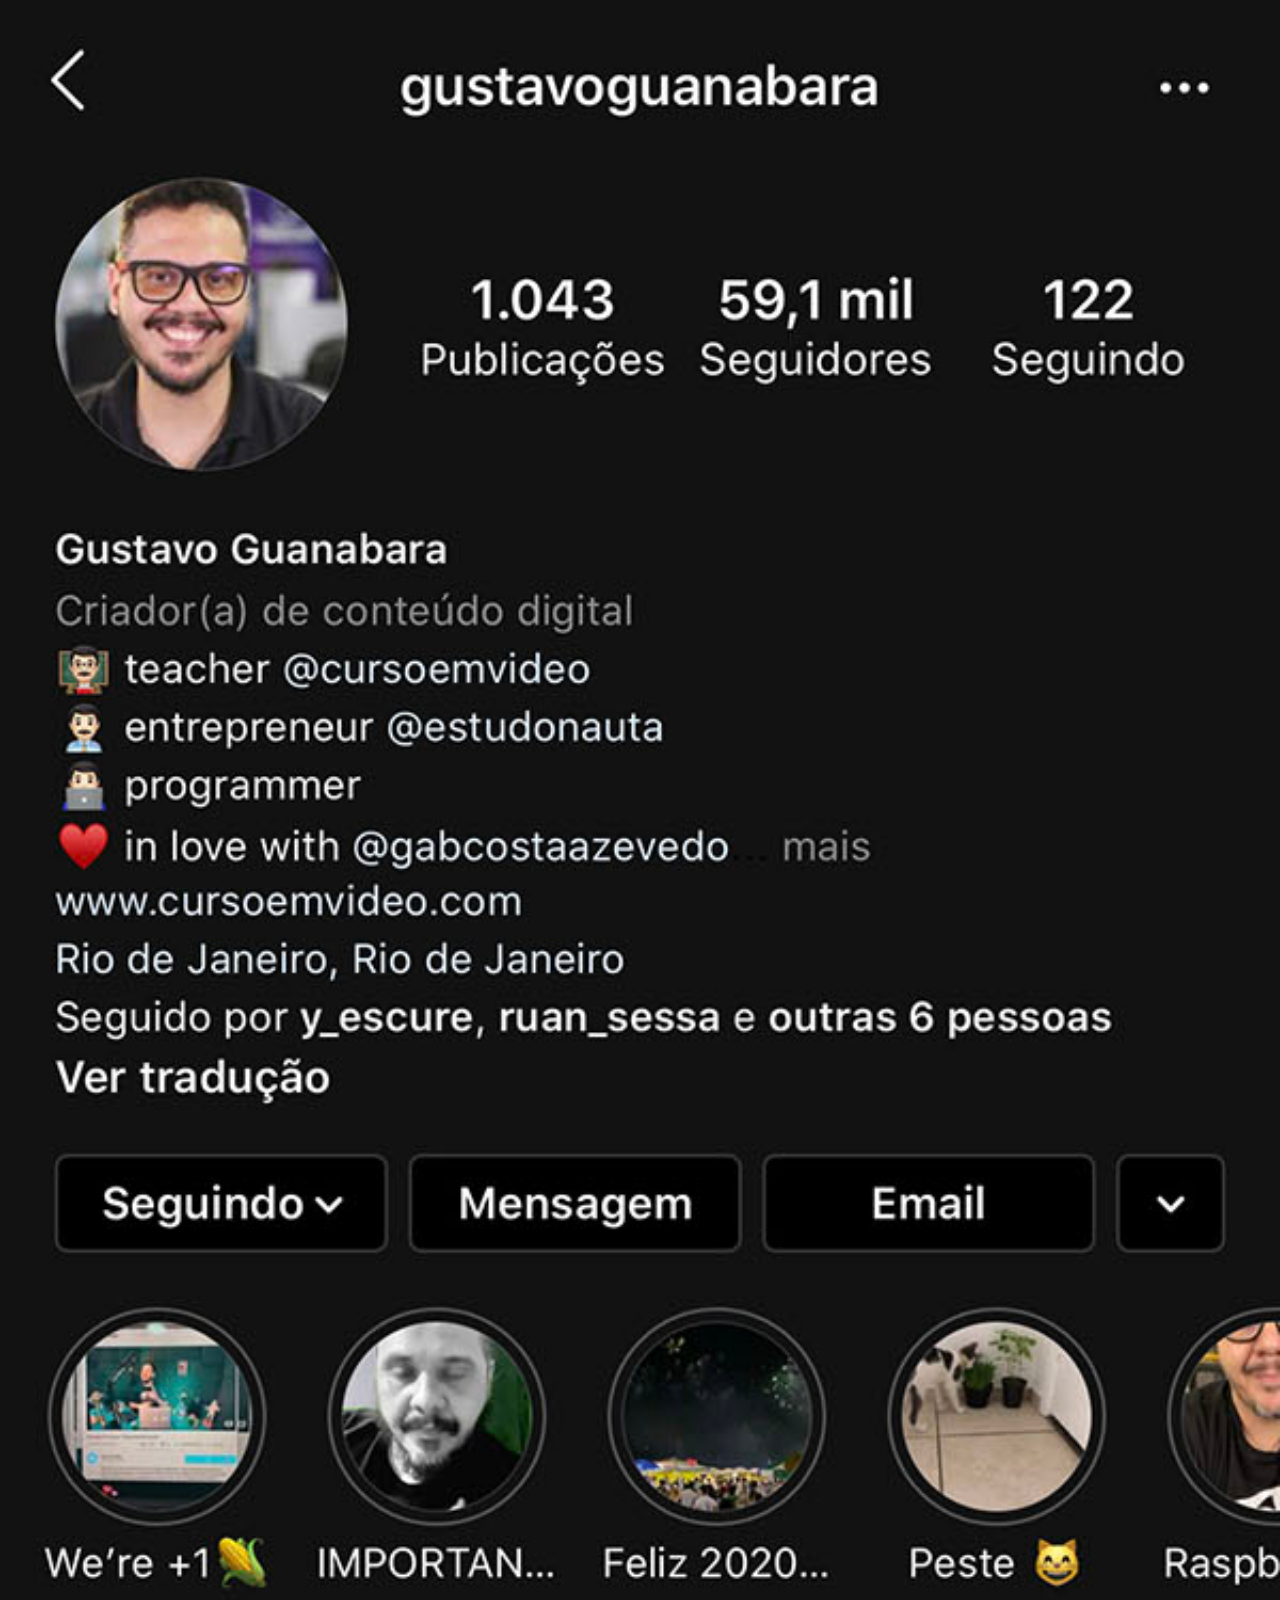
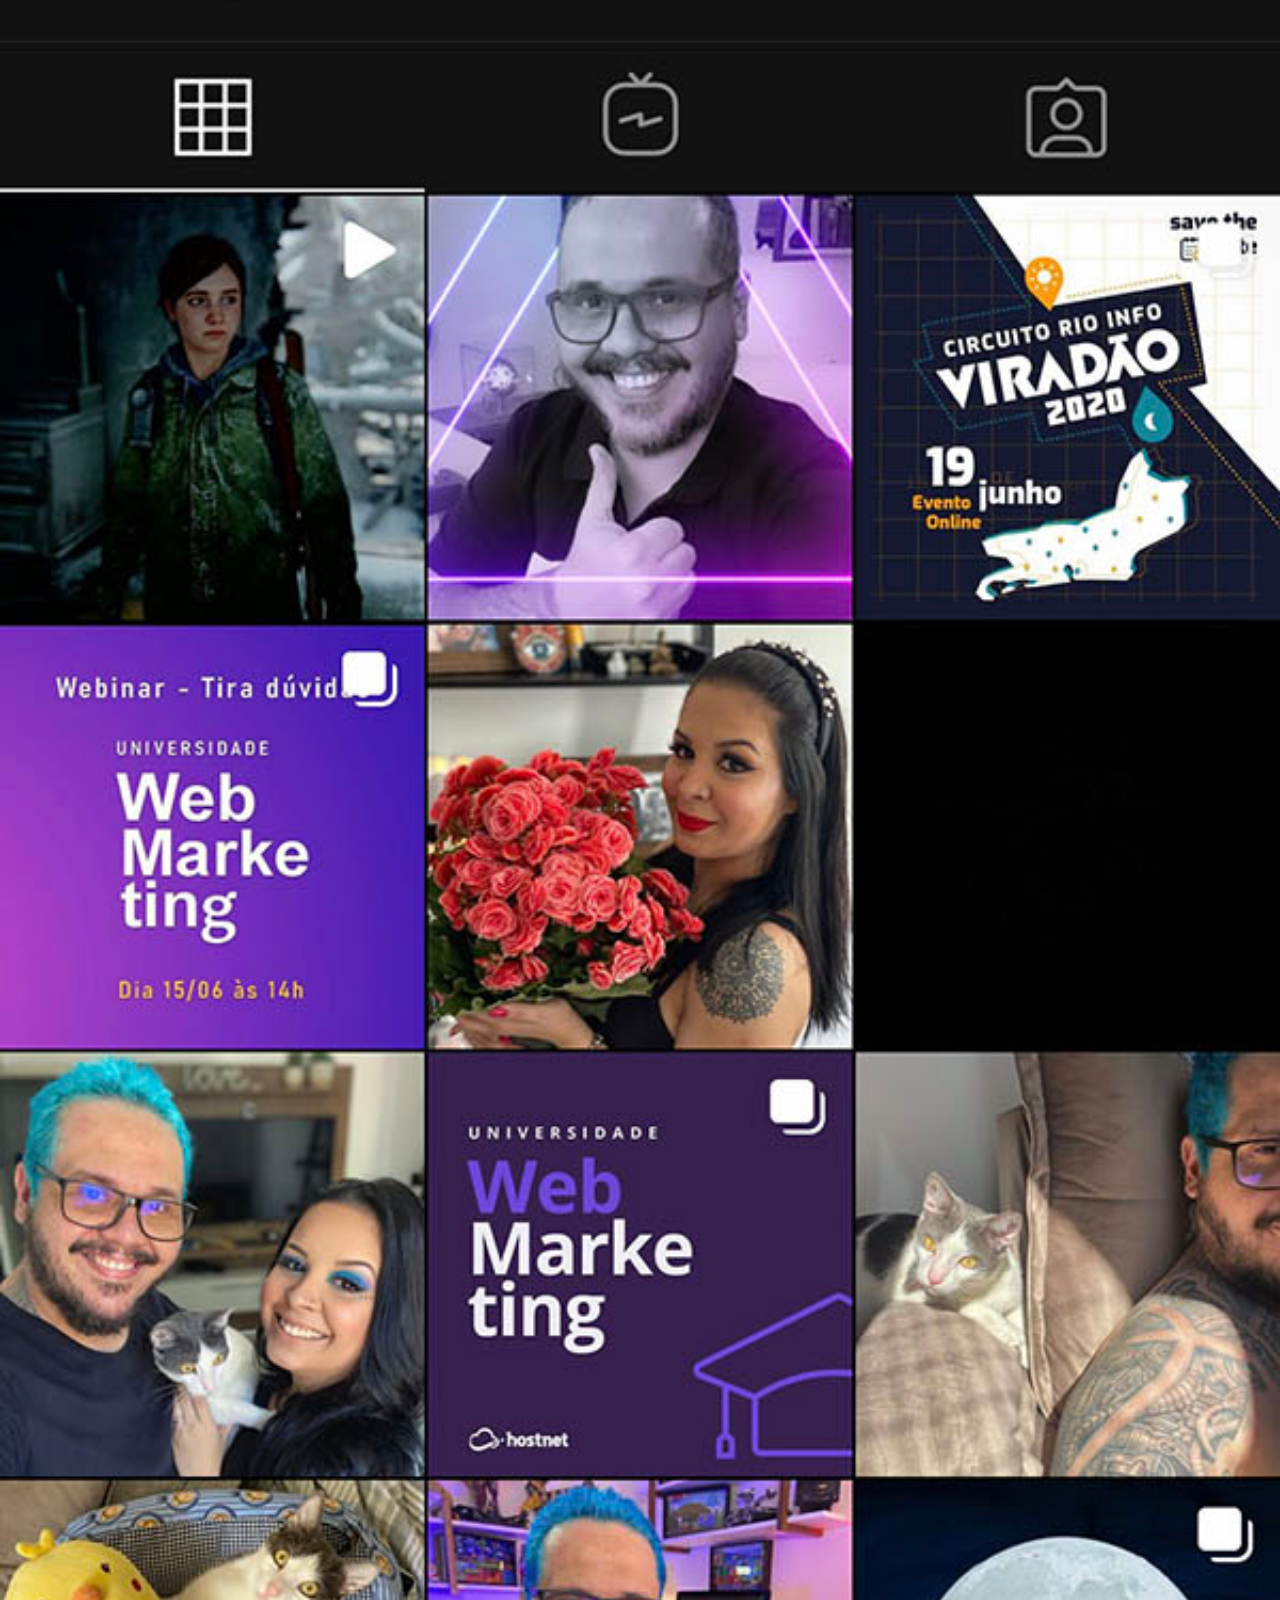
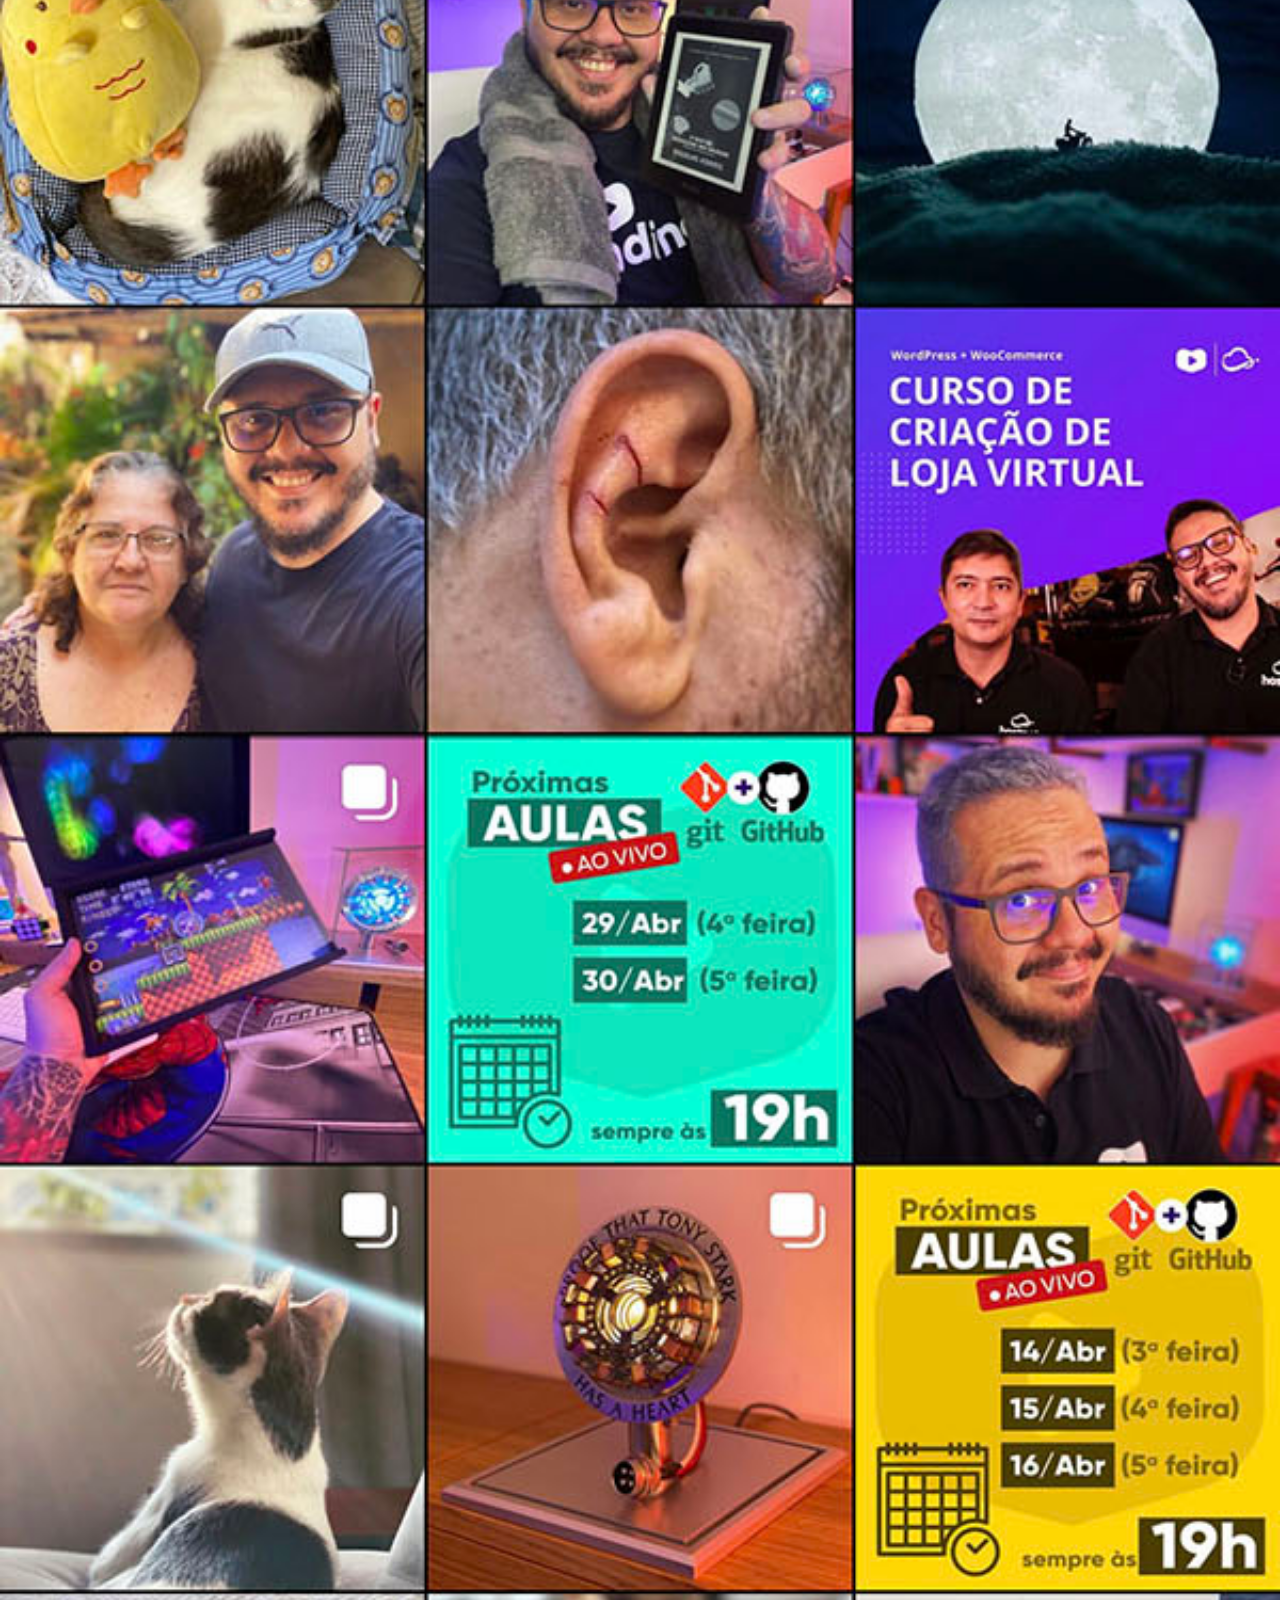
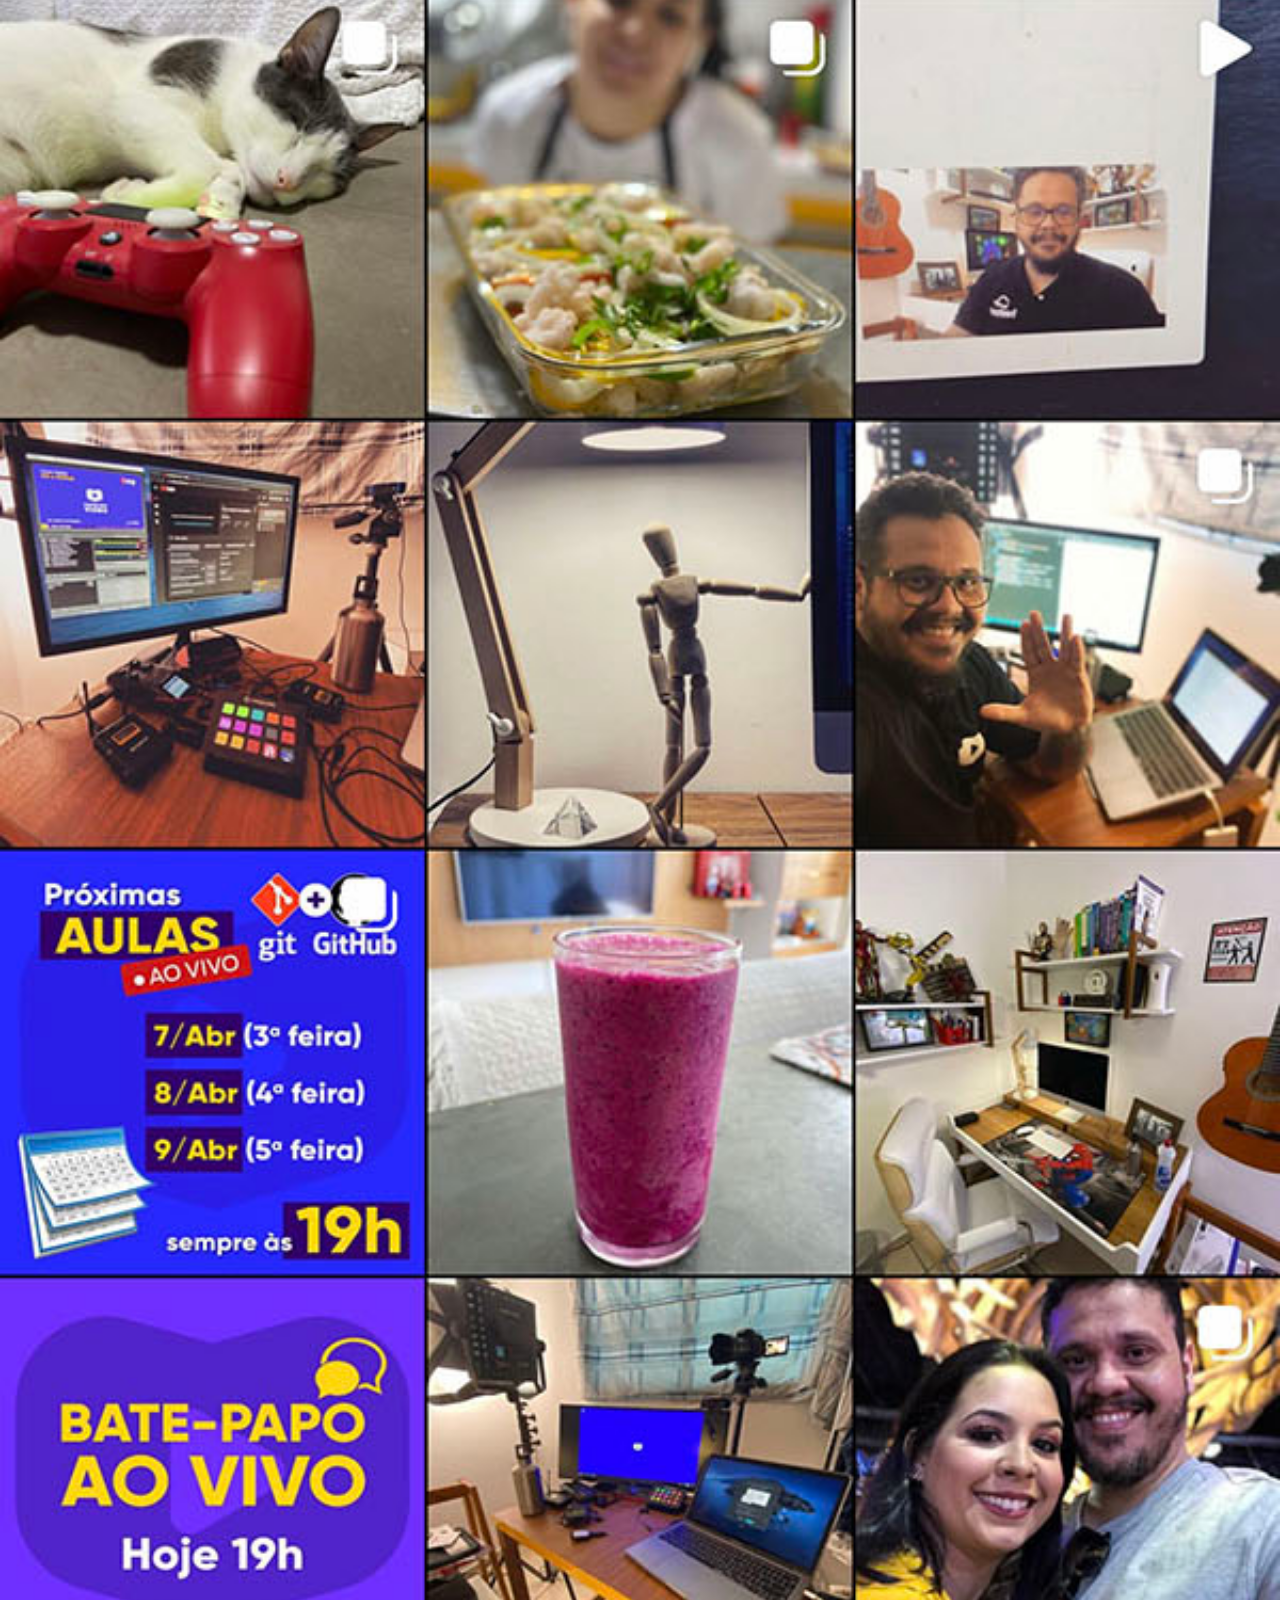
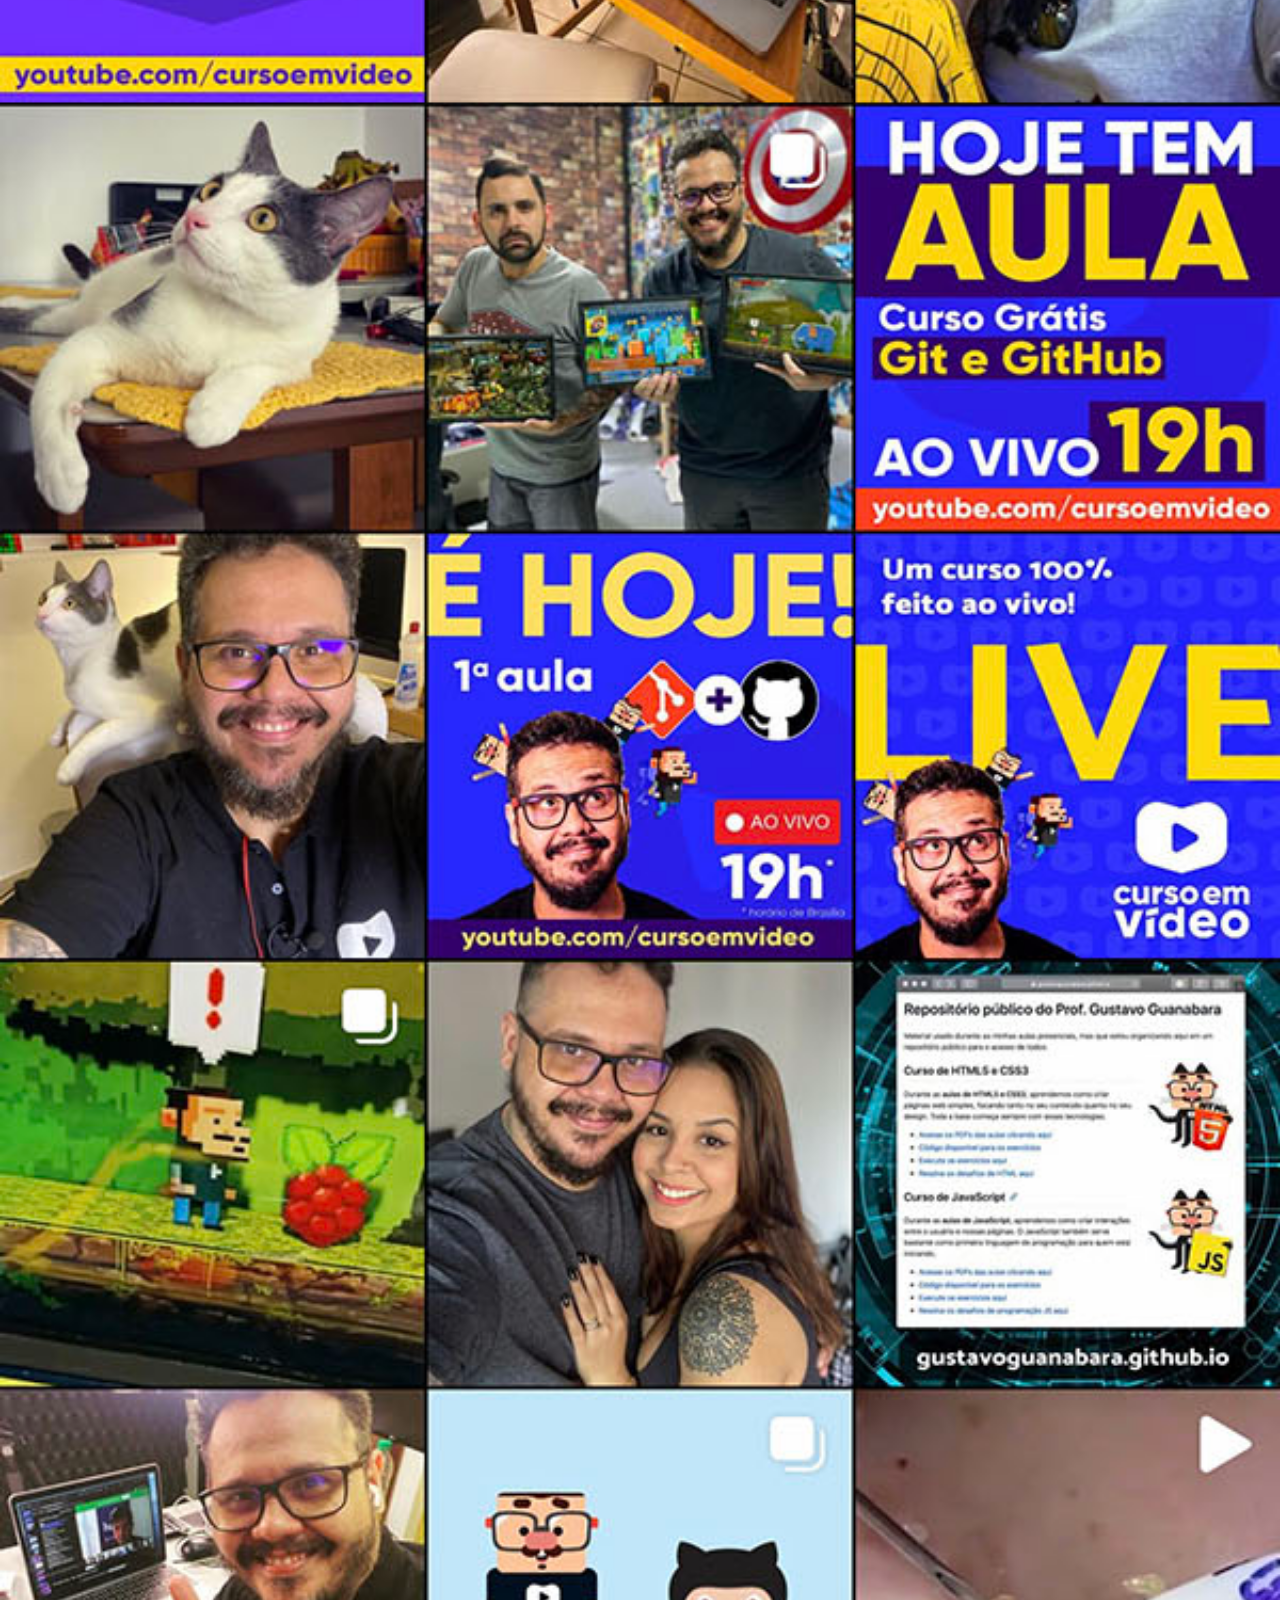
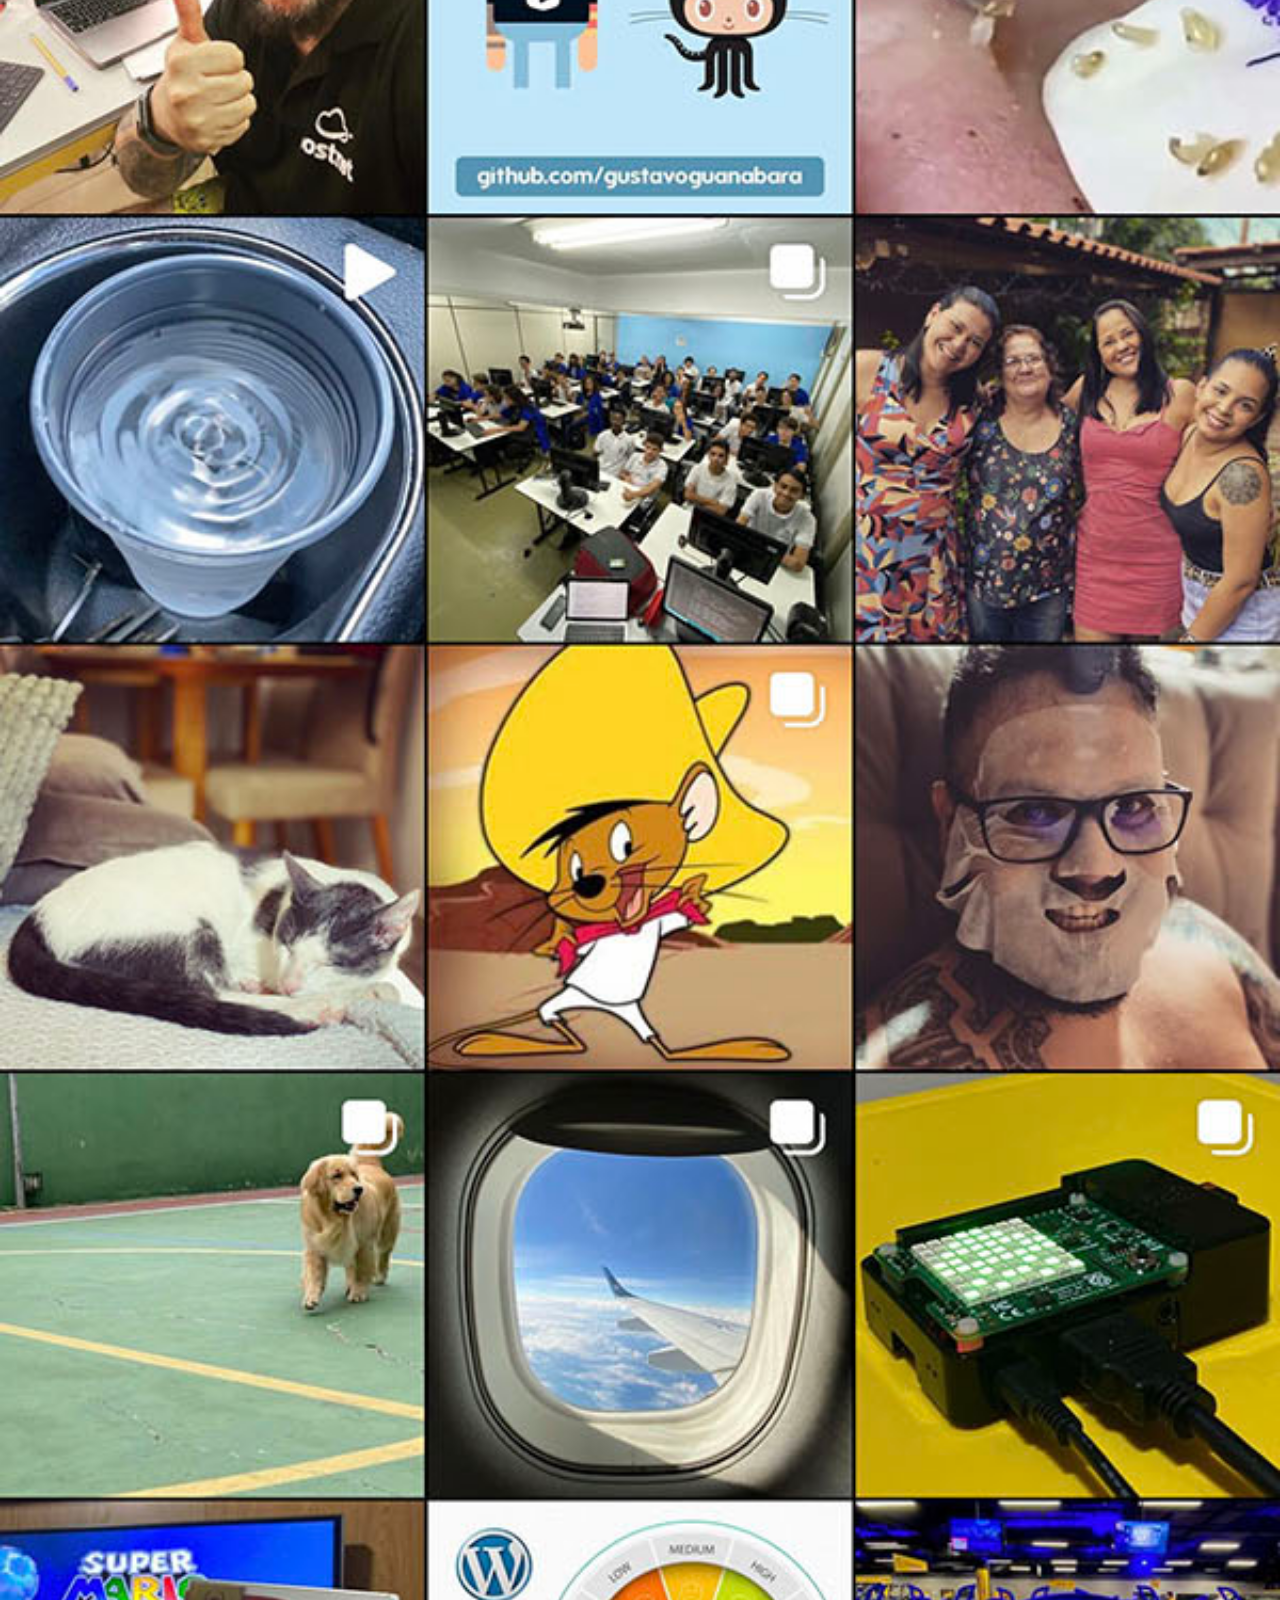
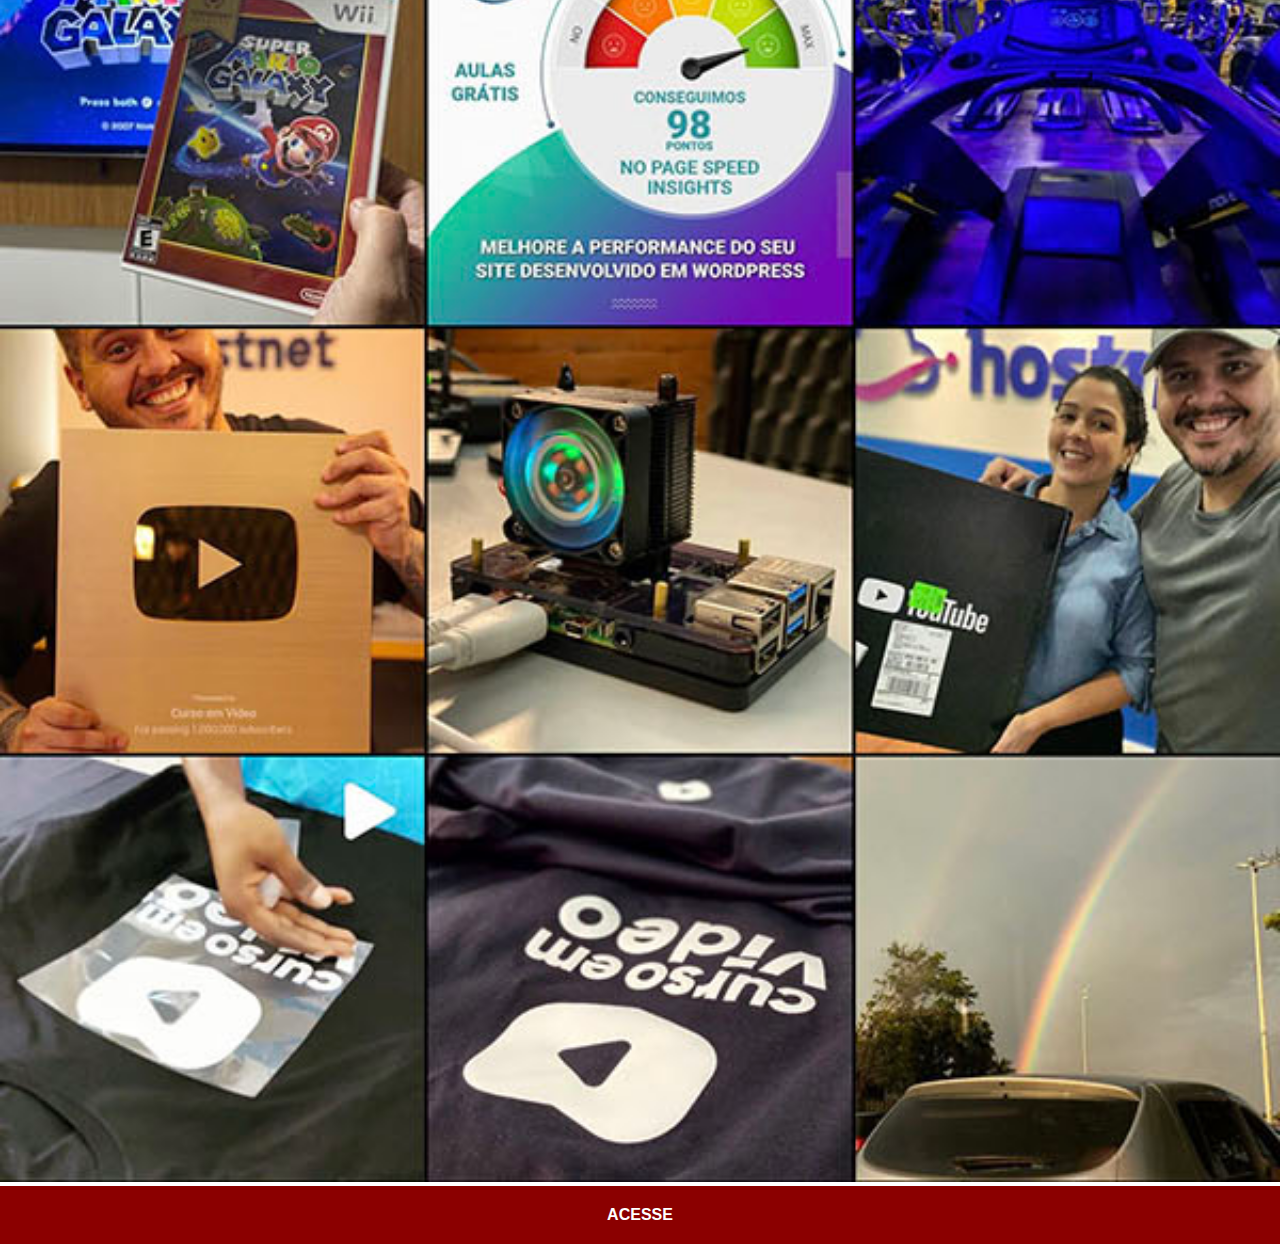
<file: instagram.html>
<!DOCTYPE html>
<html lang="pt-br">
<head>
    <meta charset="UTF-8">
    <meta name="viewport" content="width=device-width, initial-scale=1.0">
    <title>Instagram</title>
    <link rel="stylesheet" href="estilos/social.css">
<body>
   <img src="imagens/tela-instagram.jpg" alt="instagram">
   <a href="https://instagram.com/gustavoguanabara" target="_blank"> ACESSE</a>
</body>
</html>
</file>
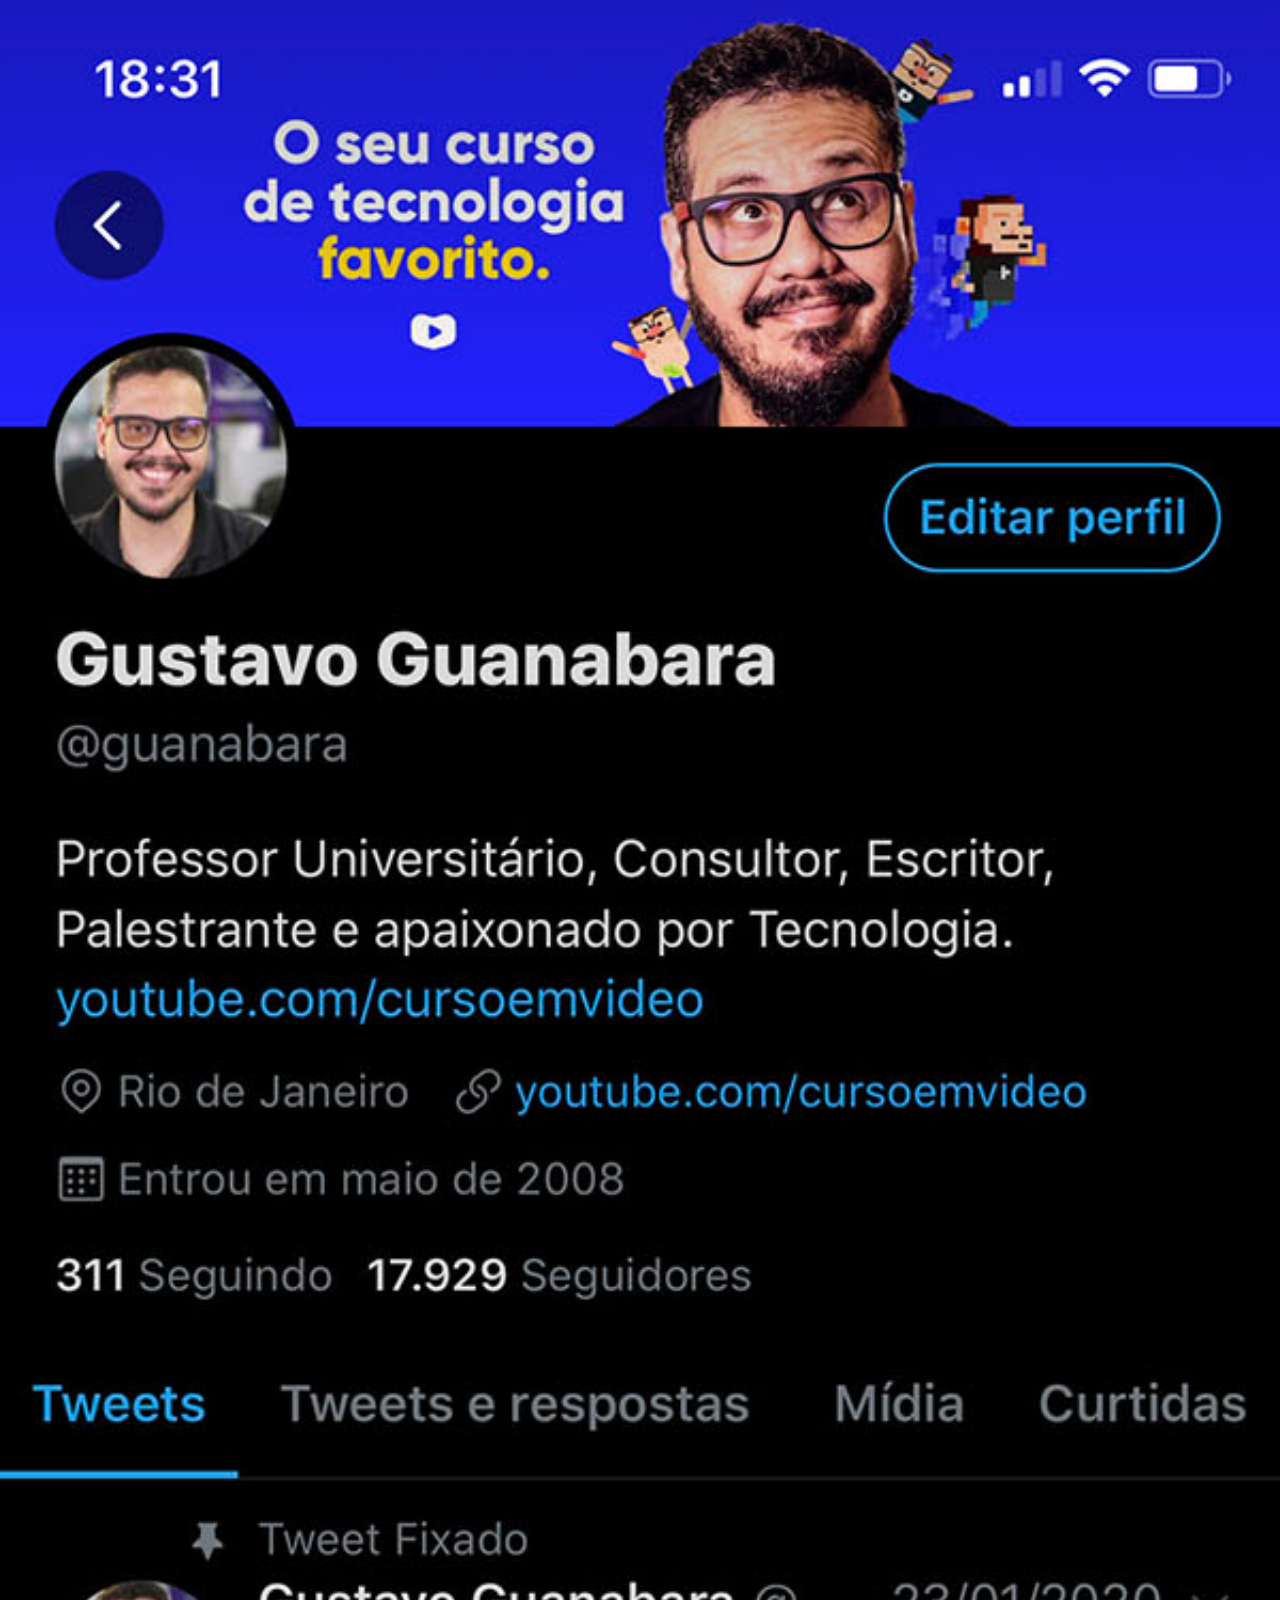
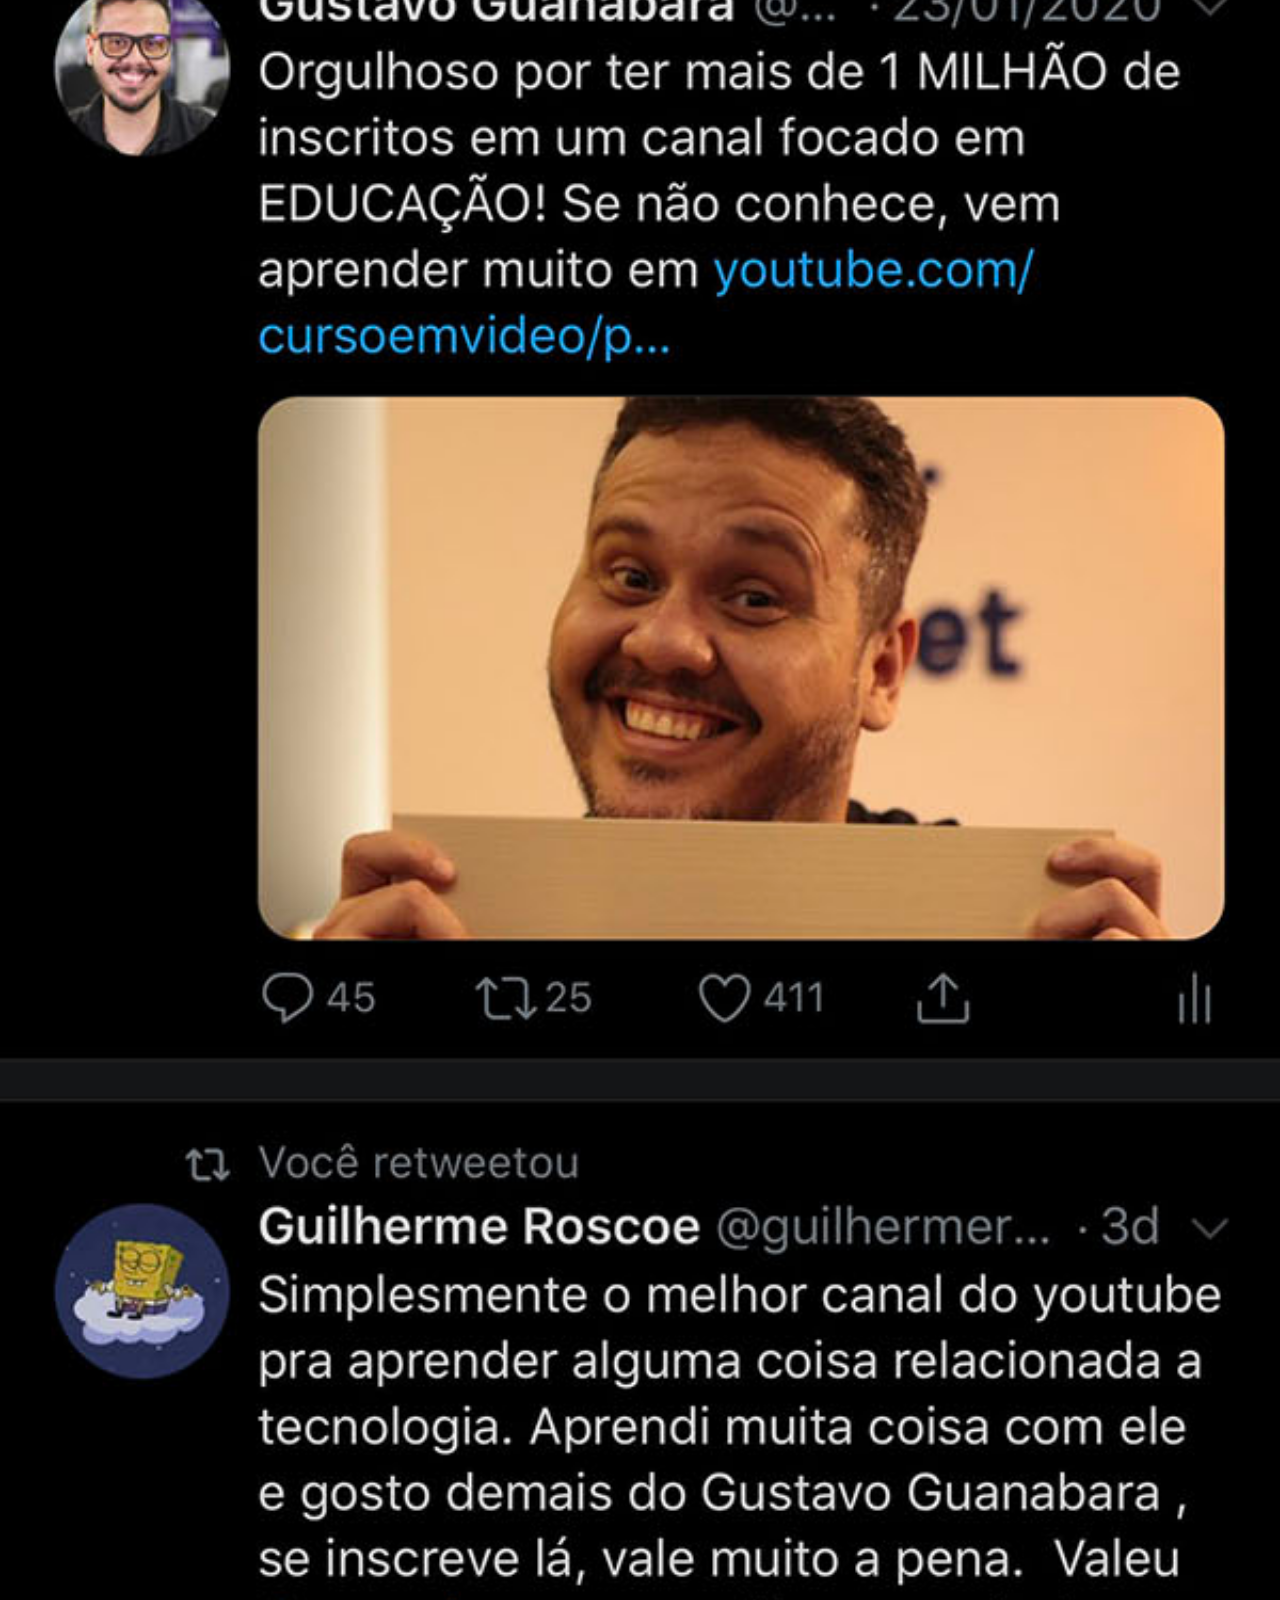
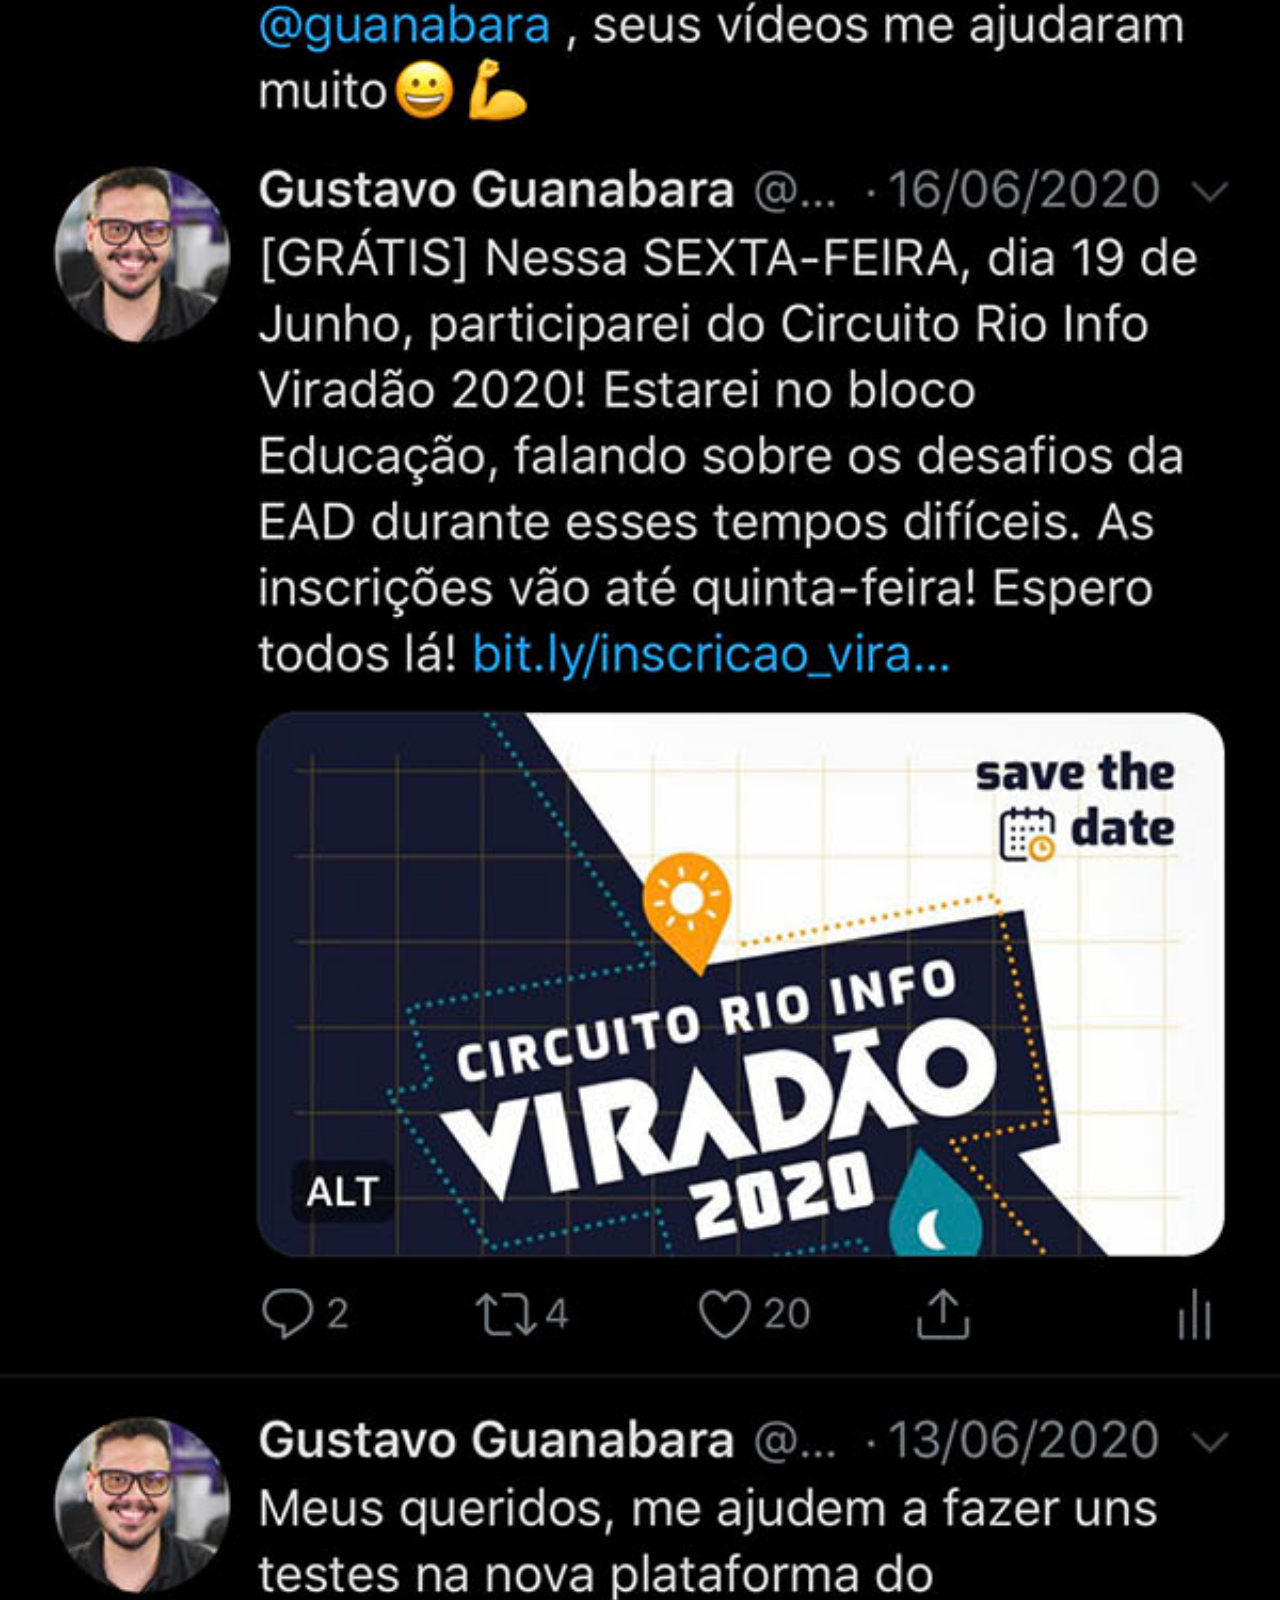
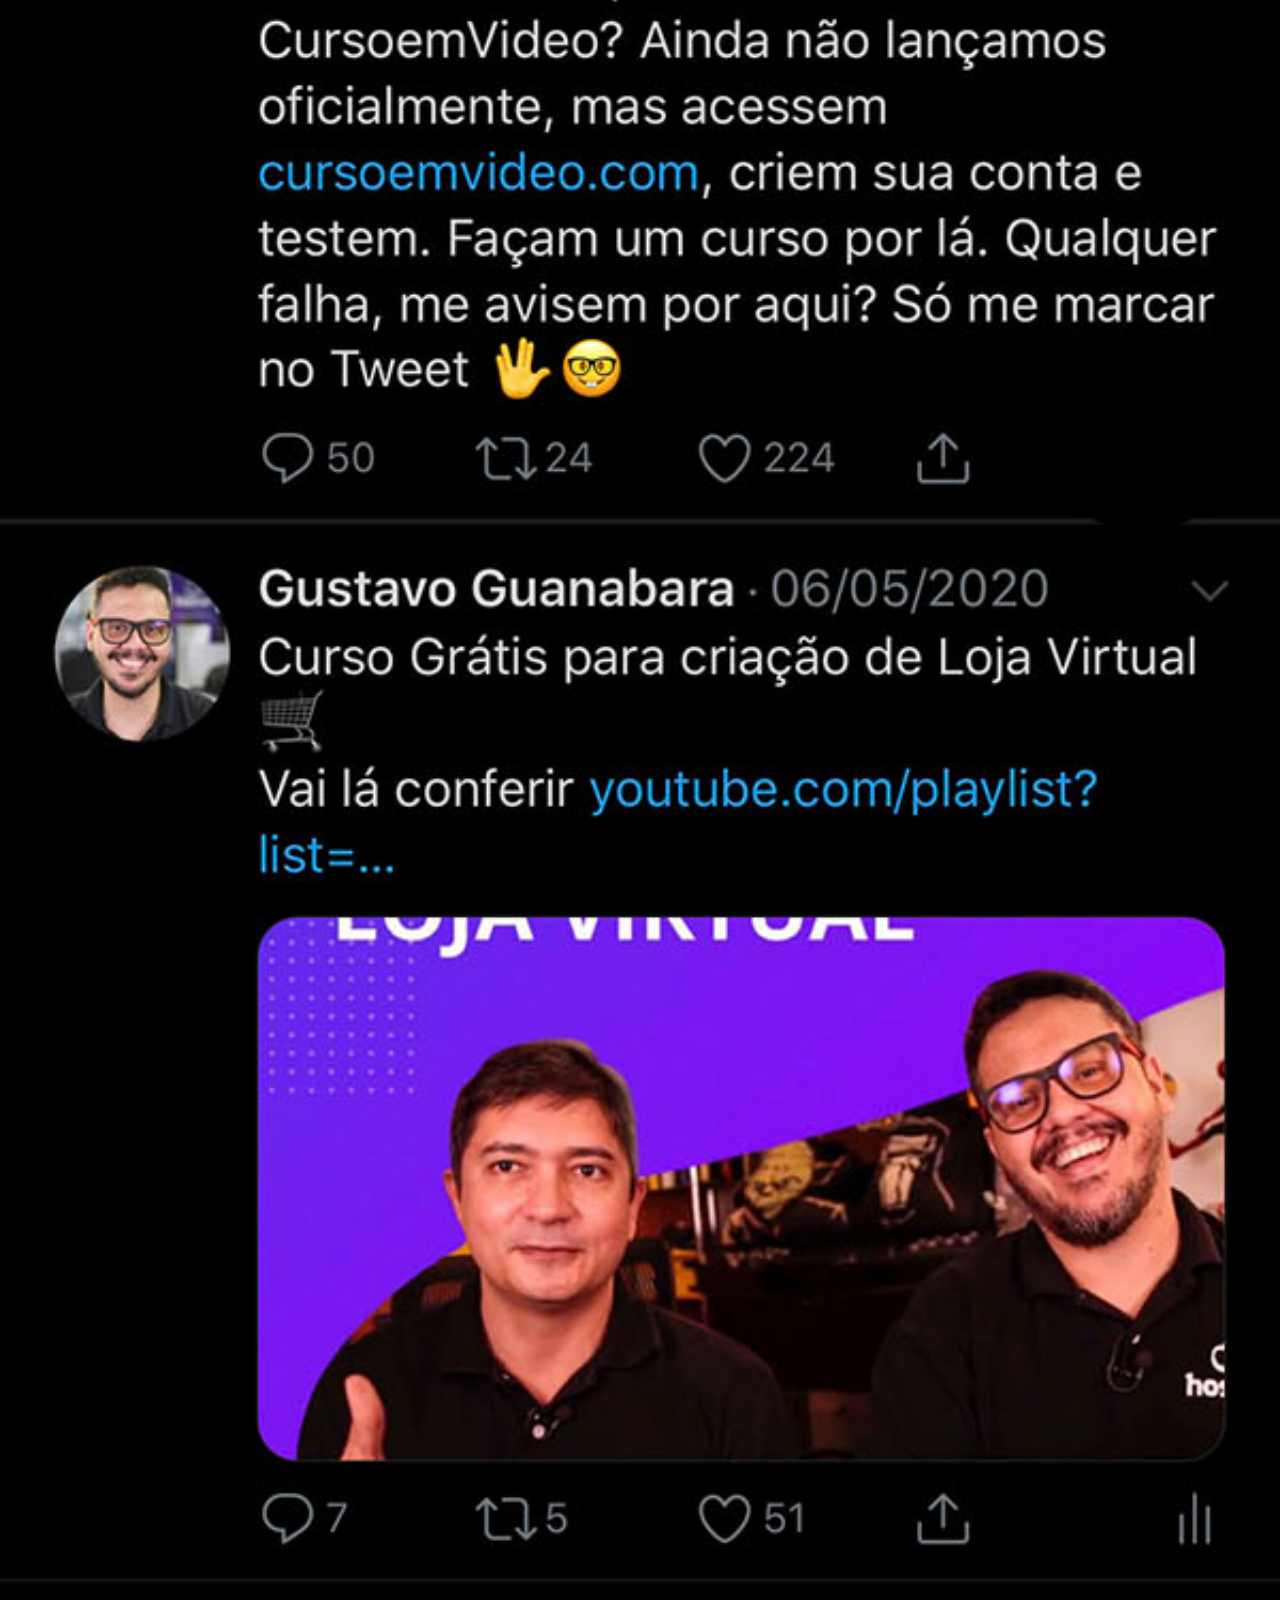
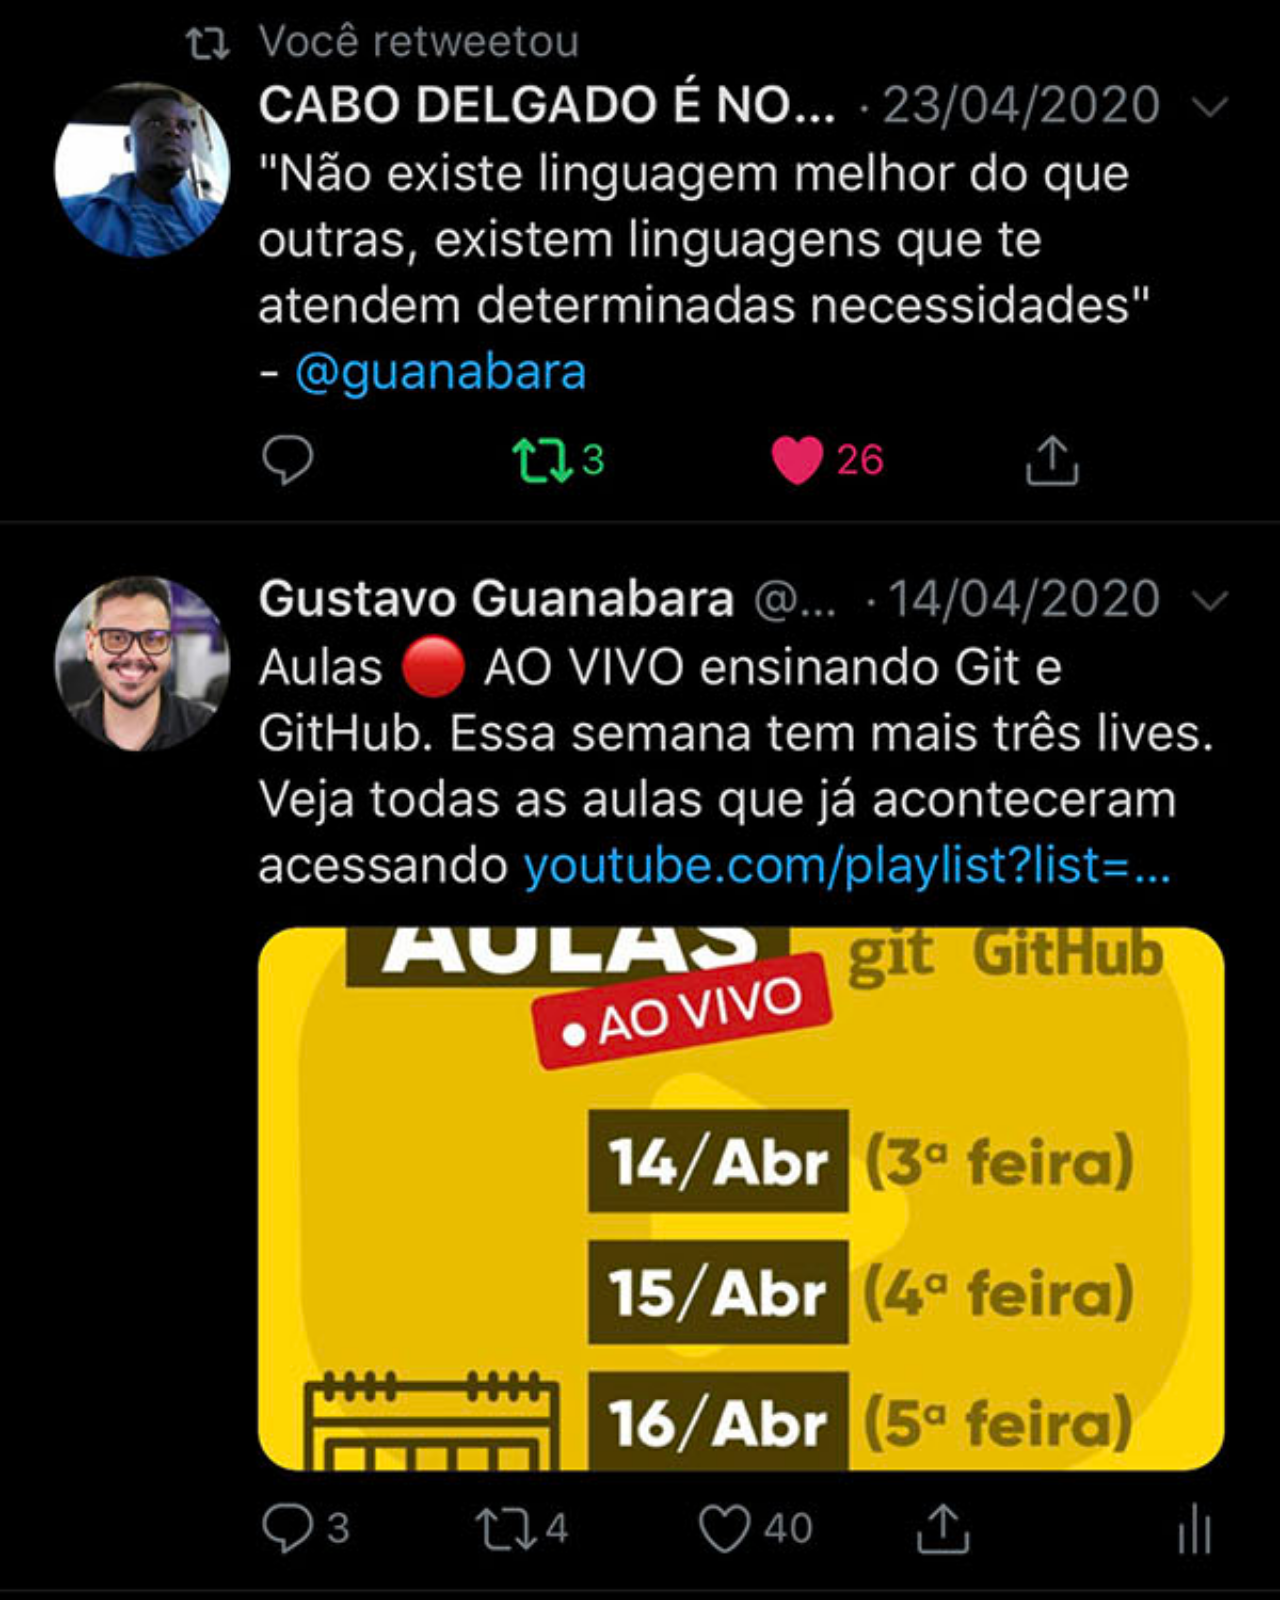
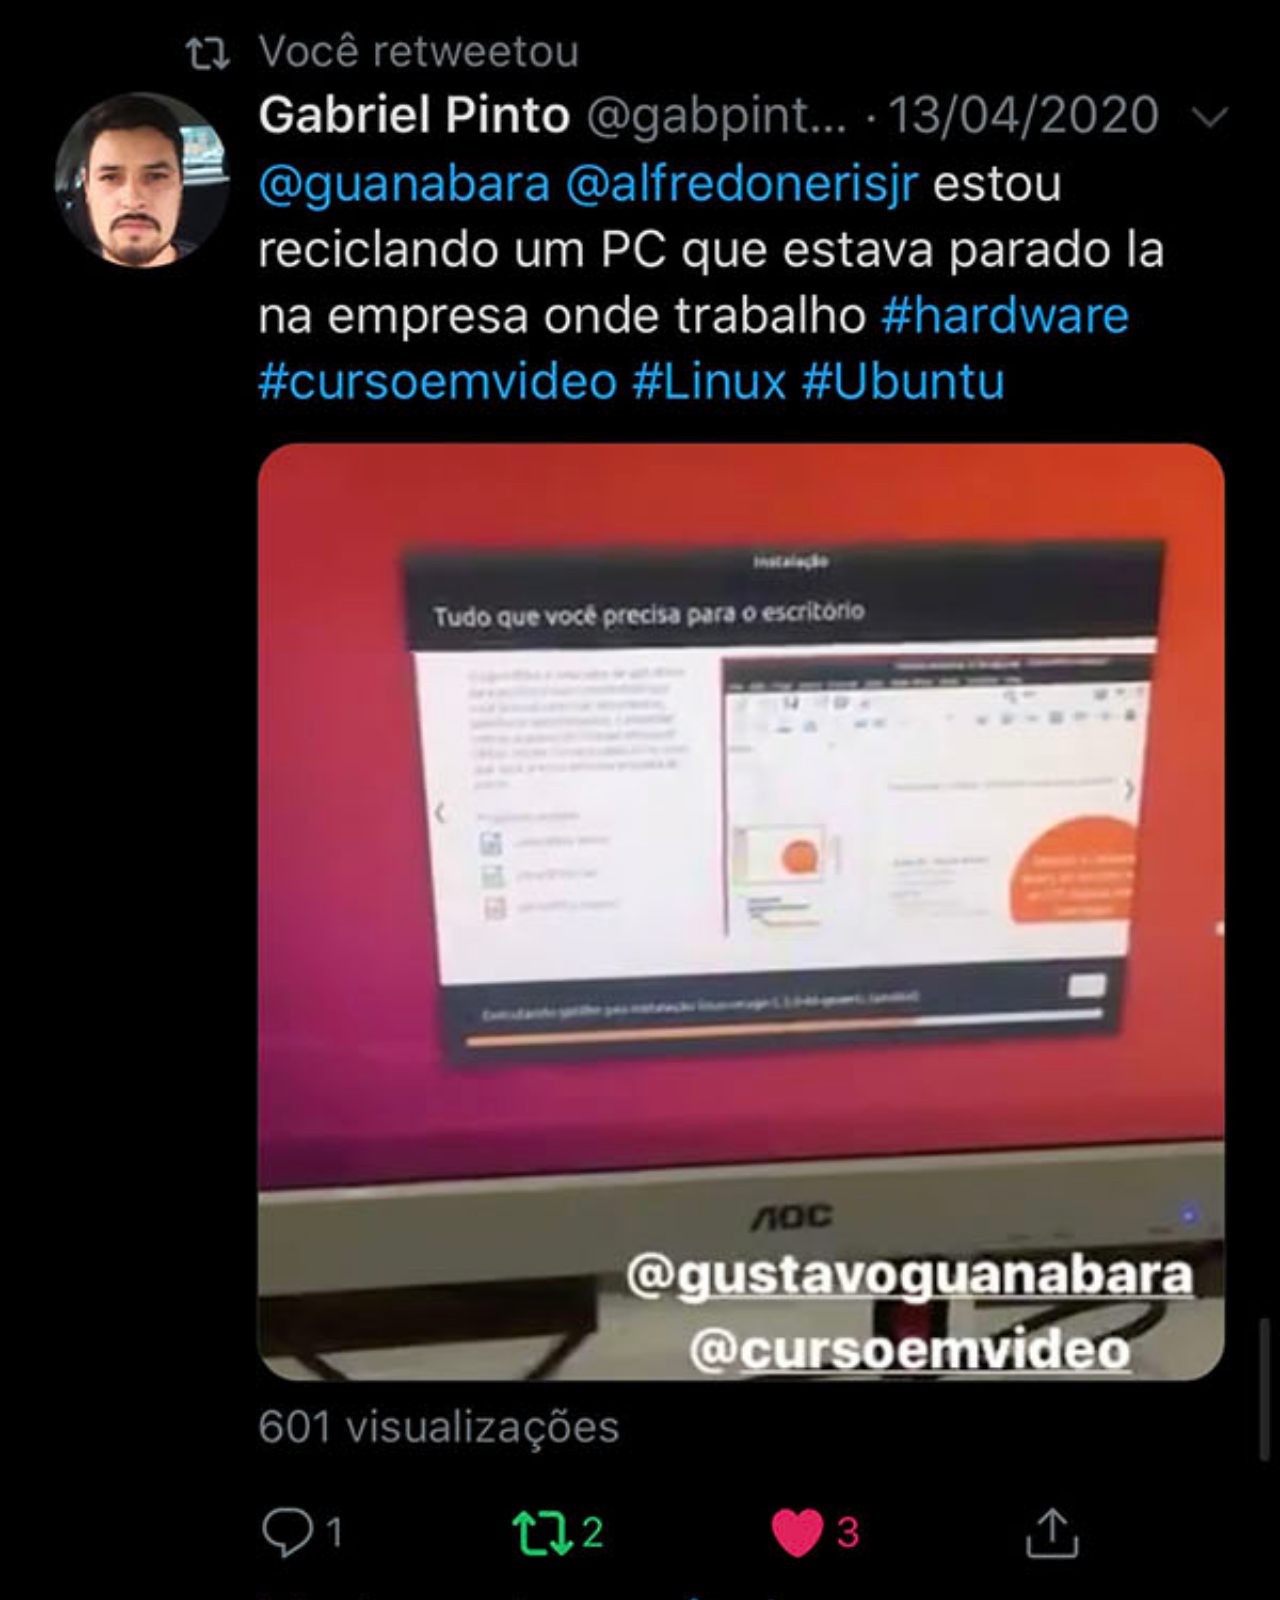
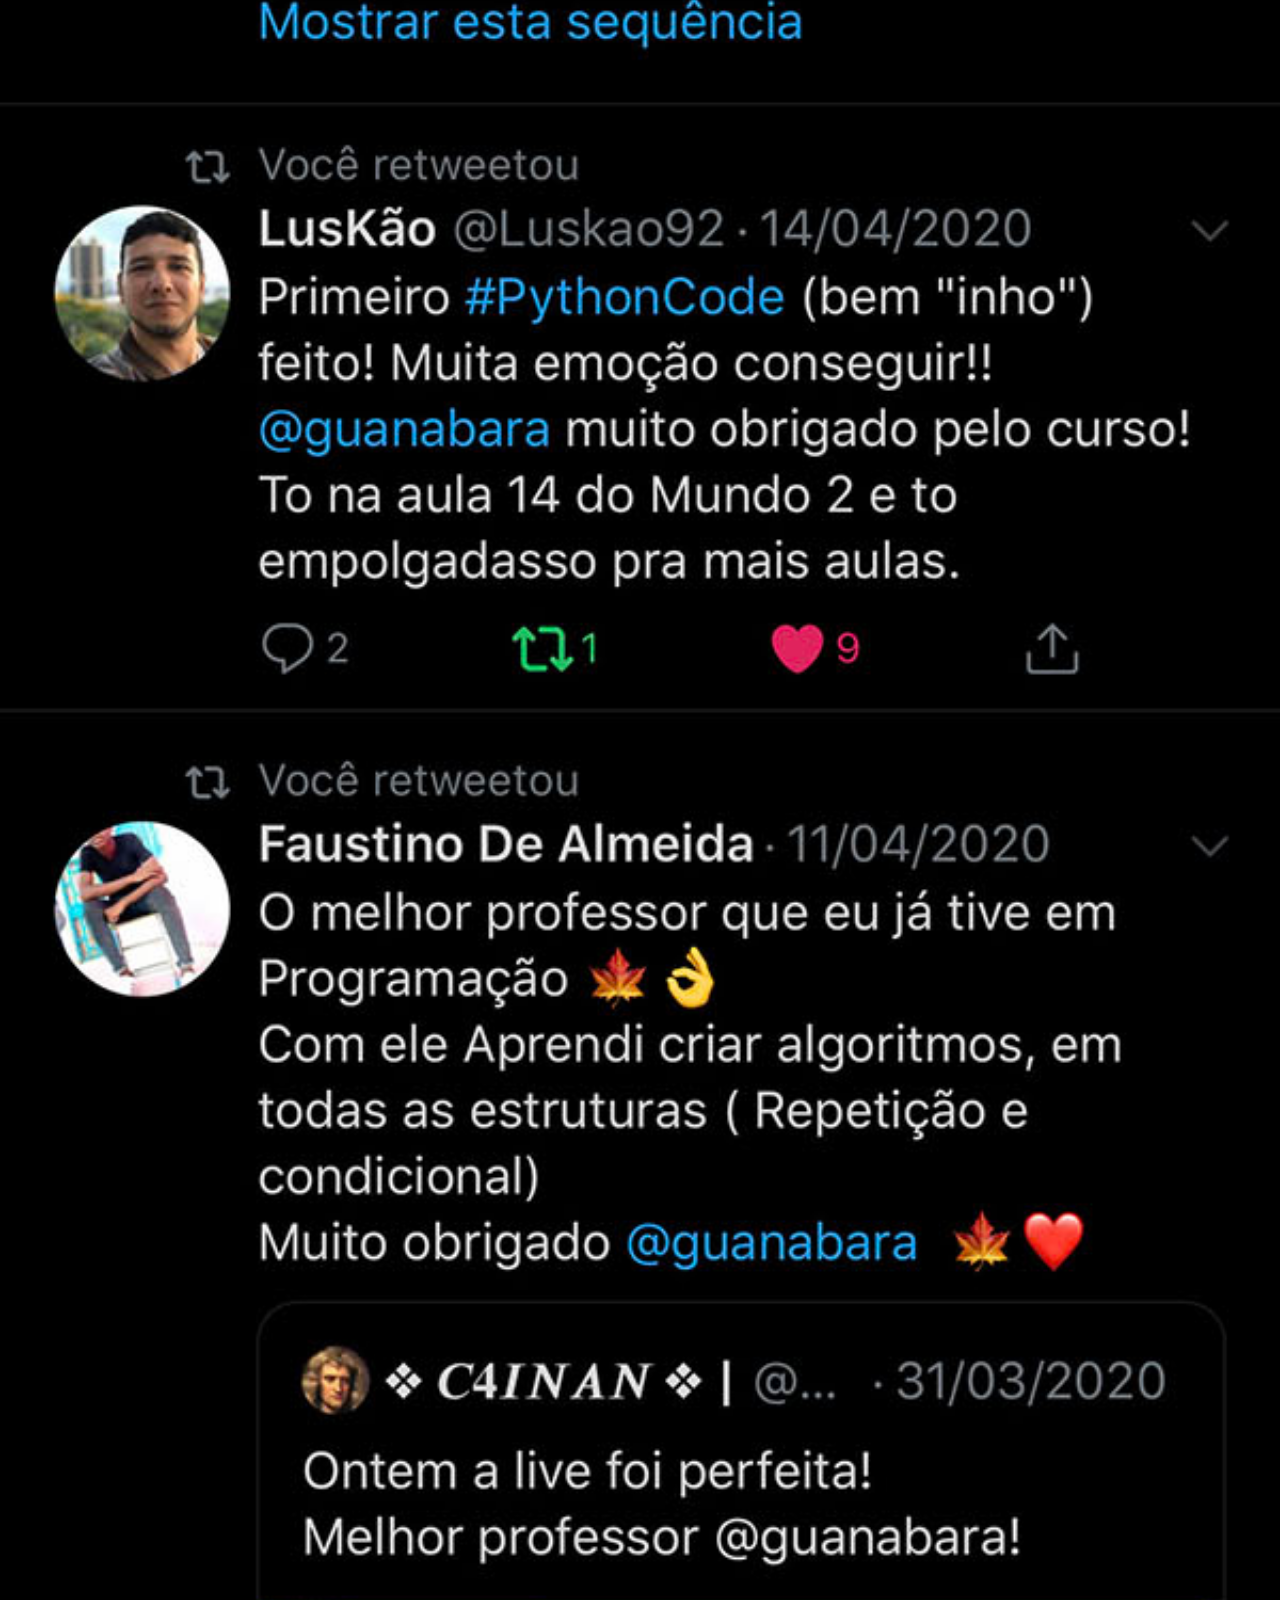
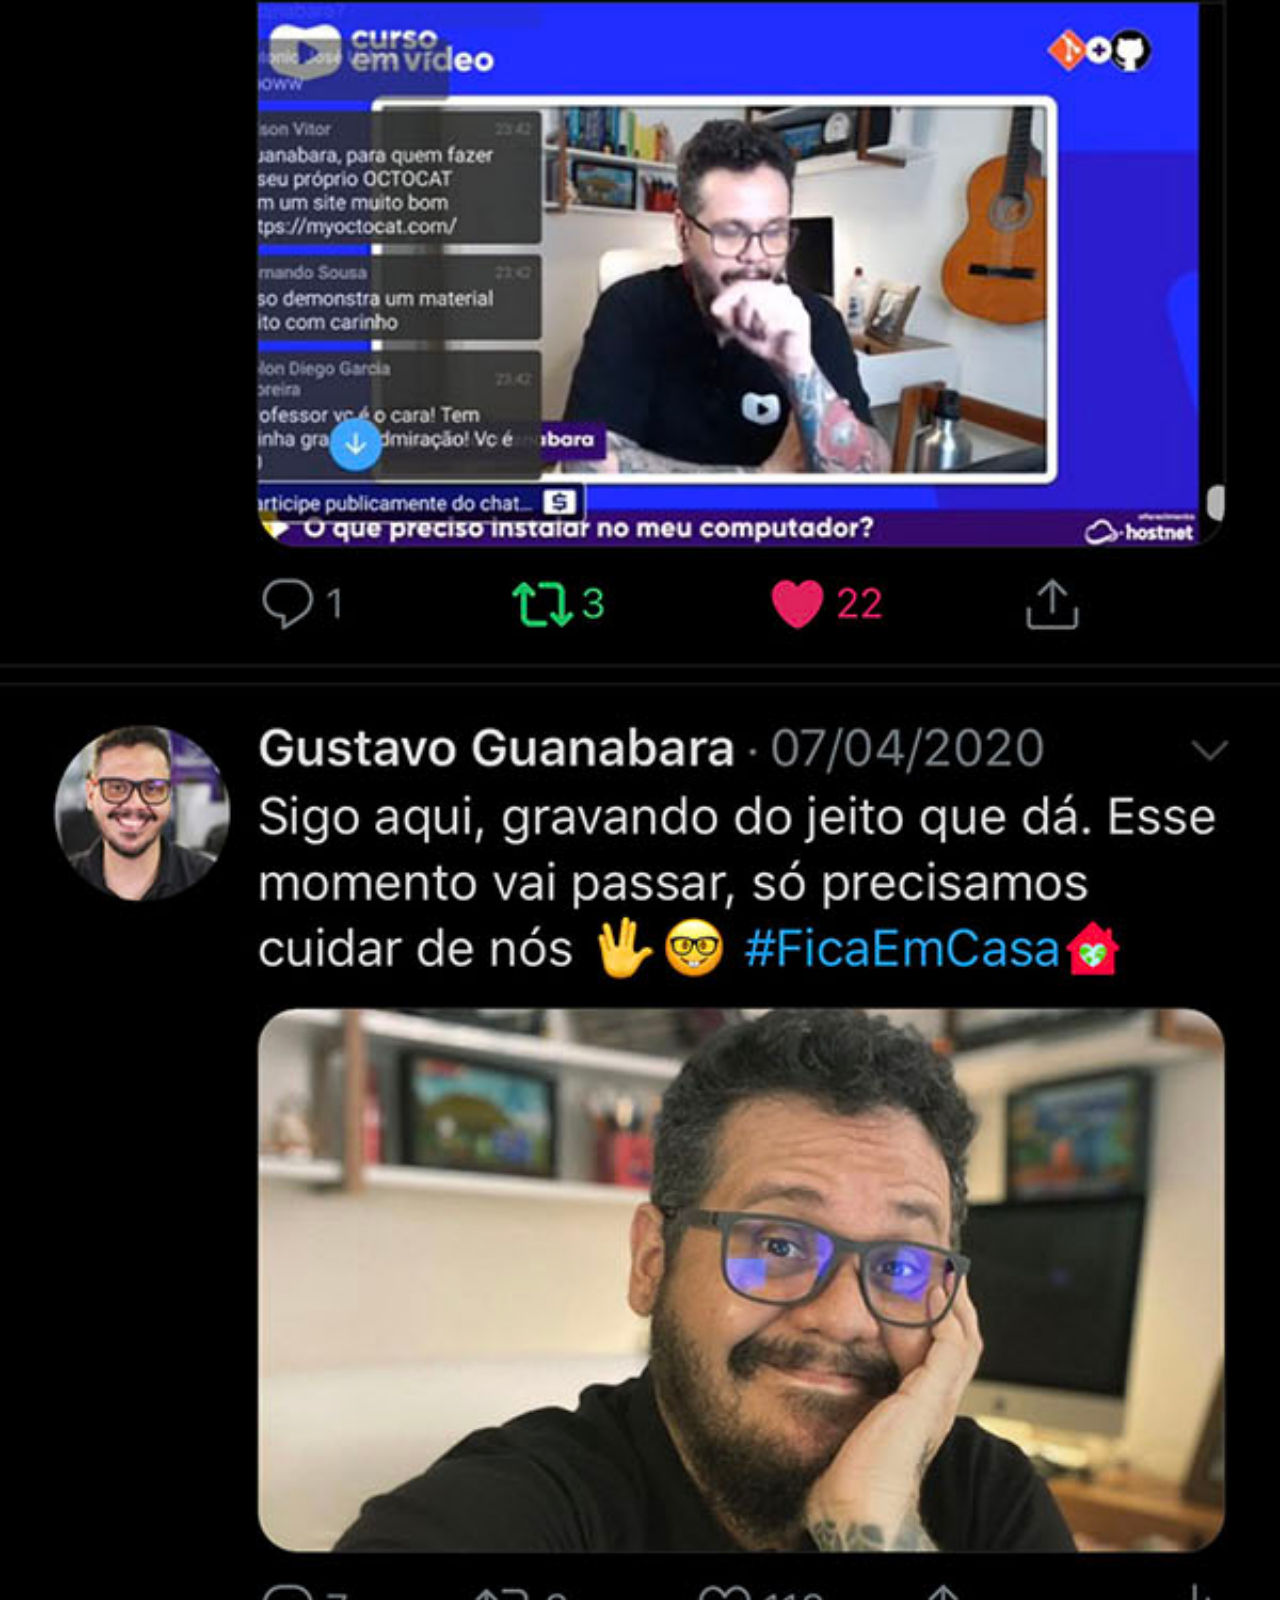
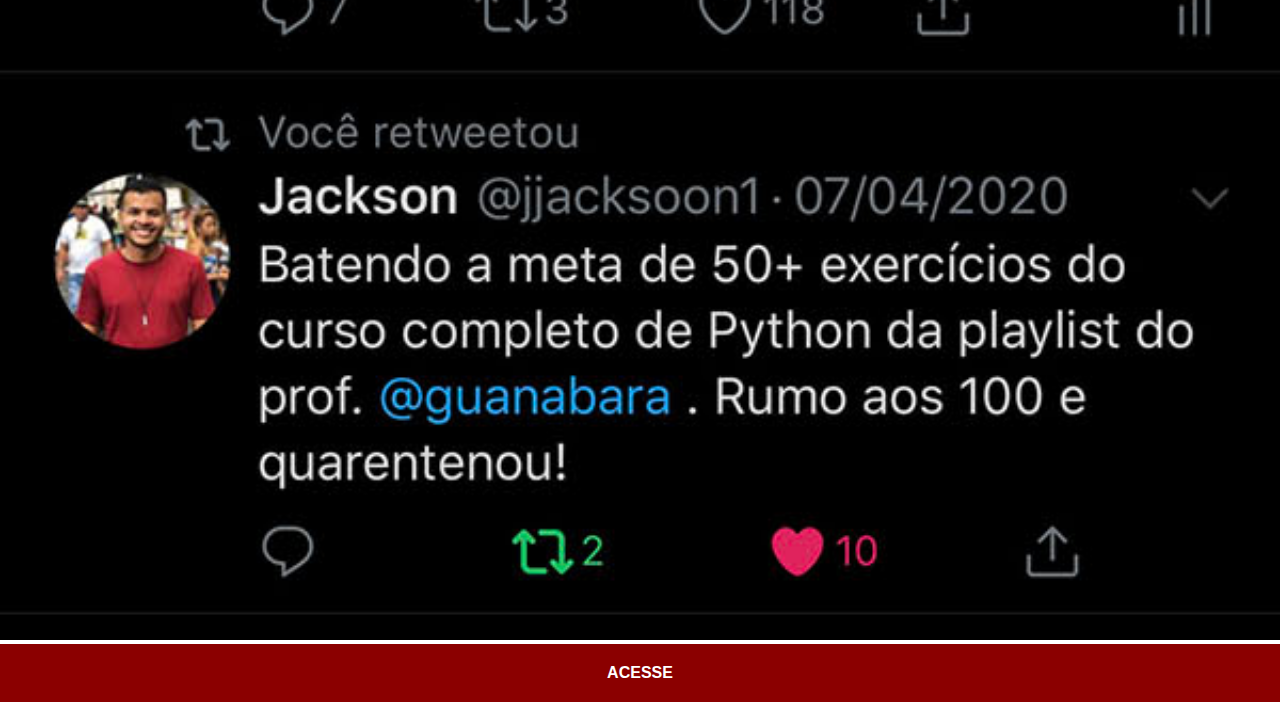
<file: twitter.html>
<!DOCTYPE html>
<html lang="pt-br">
<head>
    <meta charset="UTF-8">
    <meta name="viewport" content="width=device-width, initial-scale=1.0">
    <title>Twitter</title>
    <link rel="stylesheet" href="estilos/social.css">
<body>
   <img src="imagens/tela-twitter.jpg" alt="twitter">
   <a href="https://twitter.com/gustavoguanabara" target="_blank"> ACESSE</a>
</body>
</html>
</file>
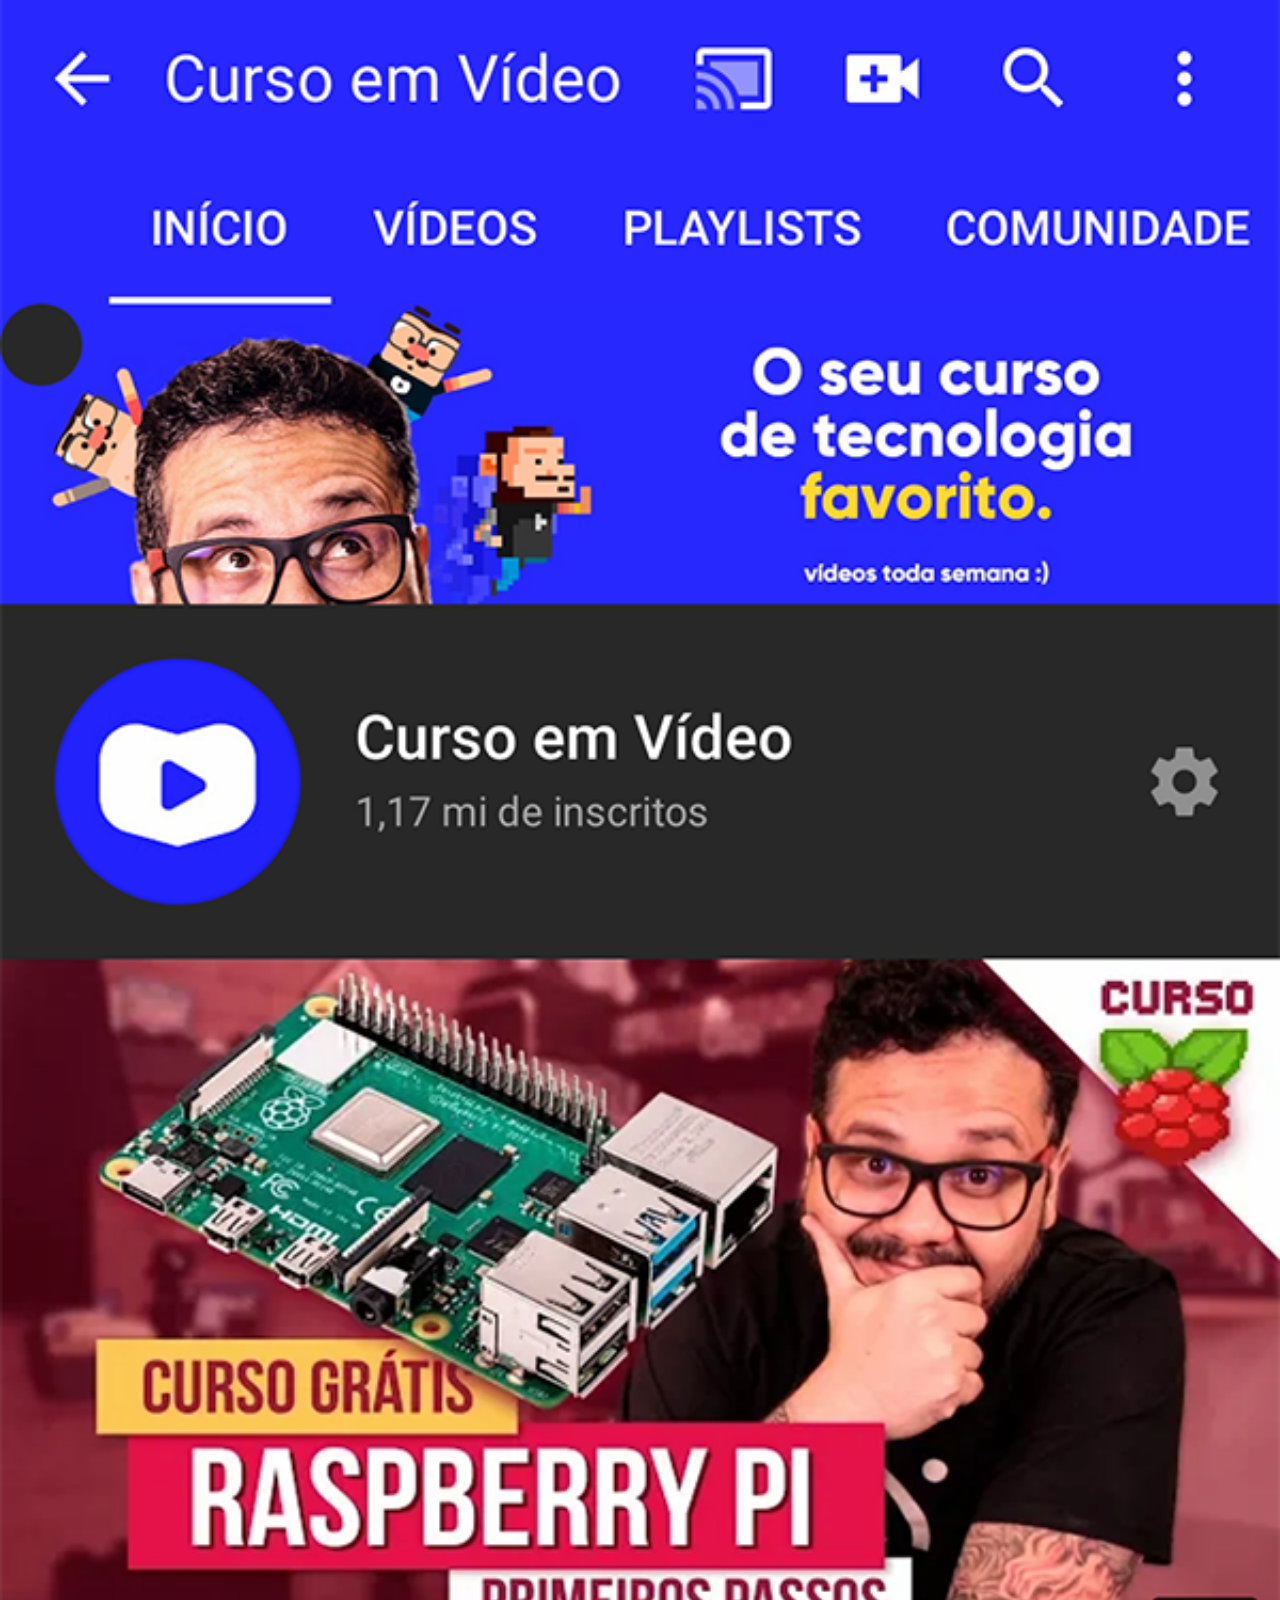
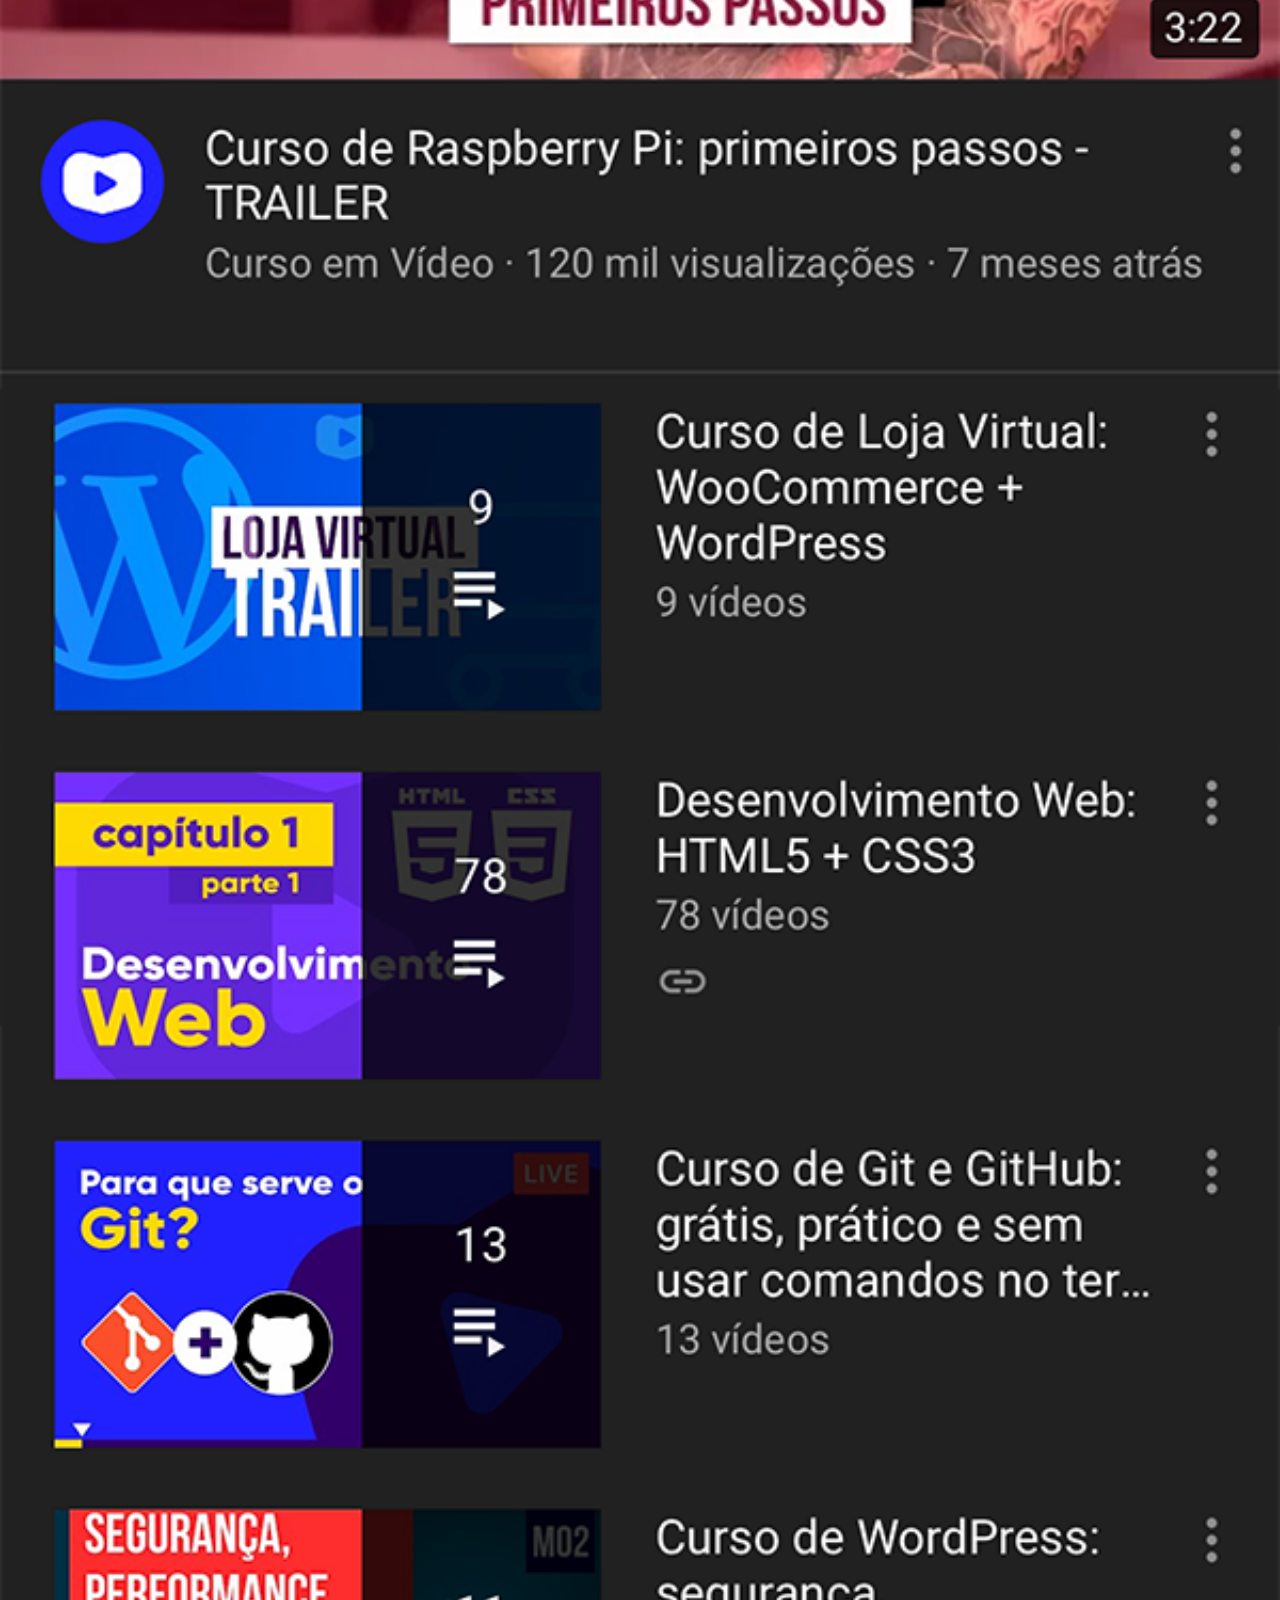
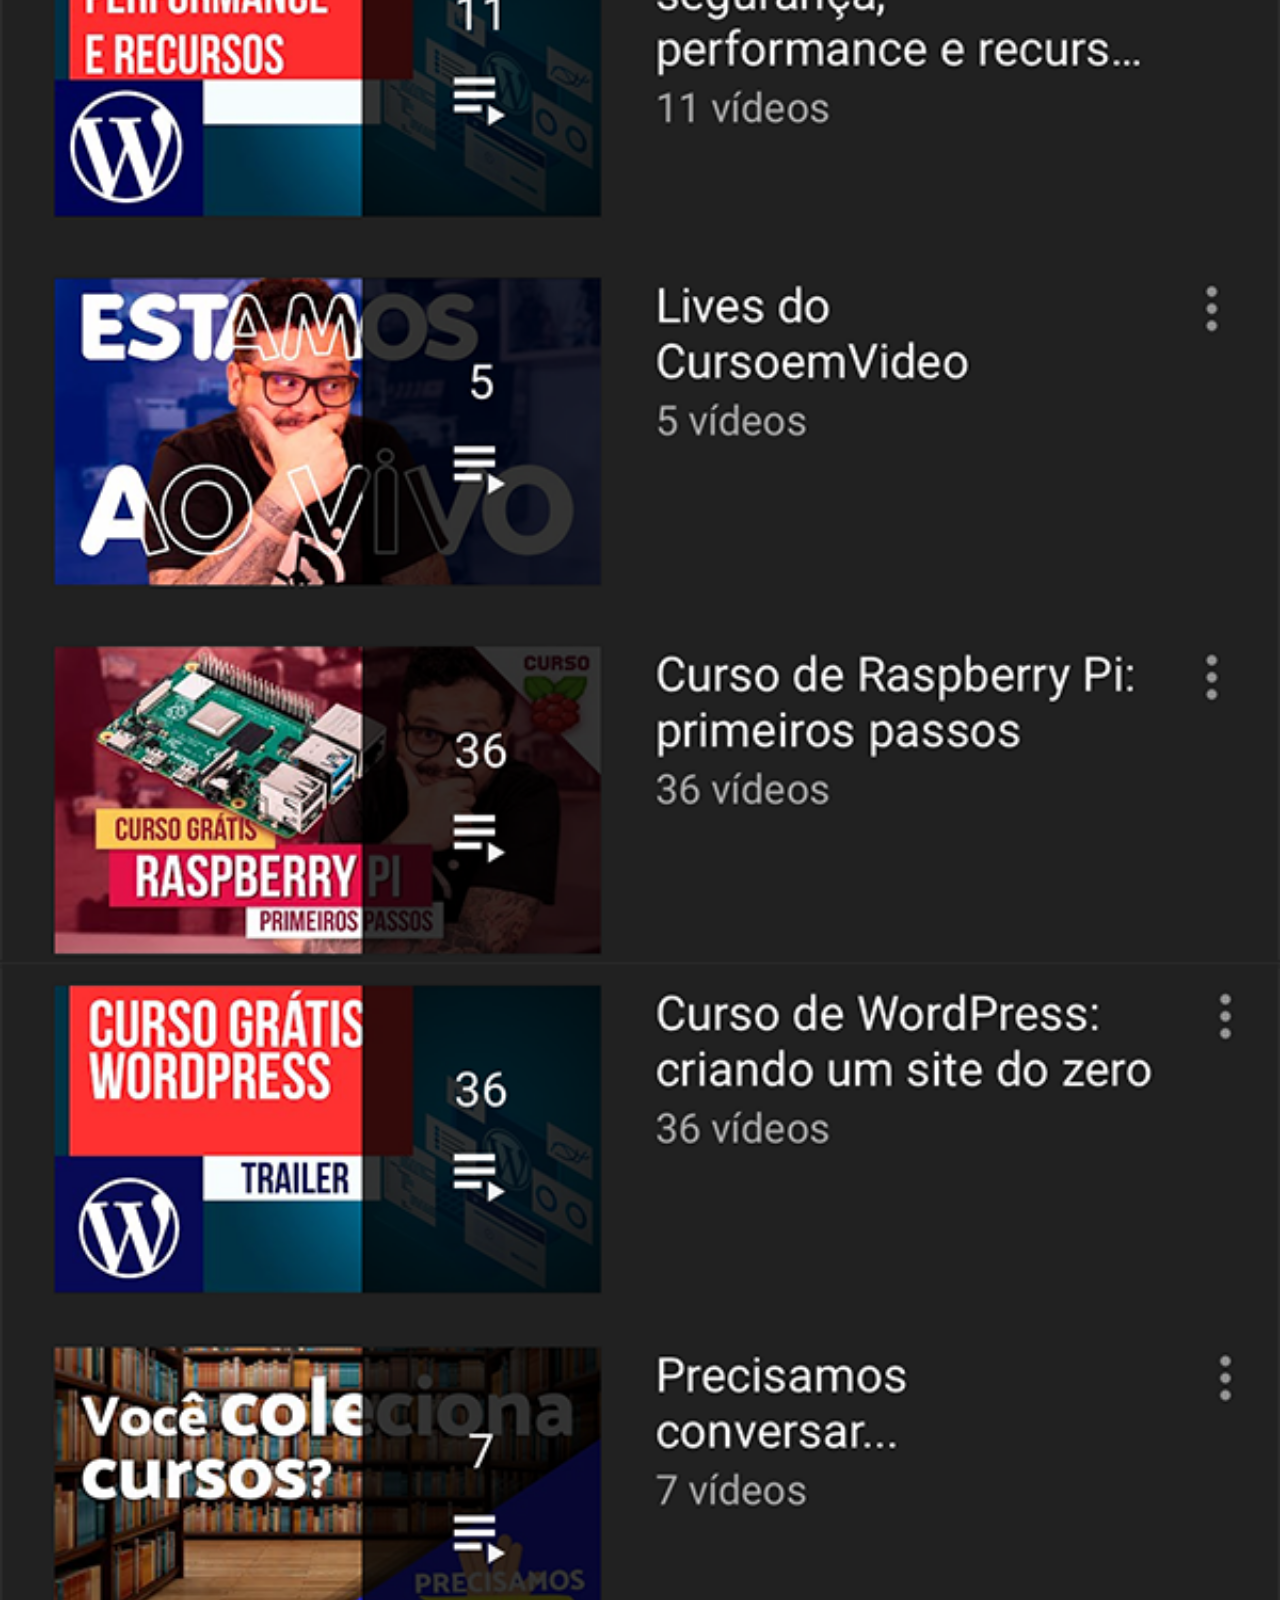
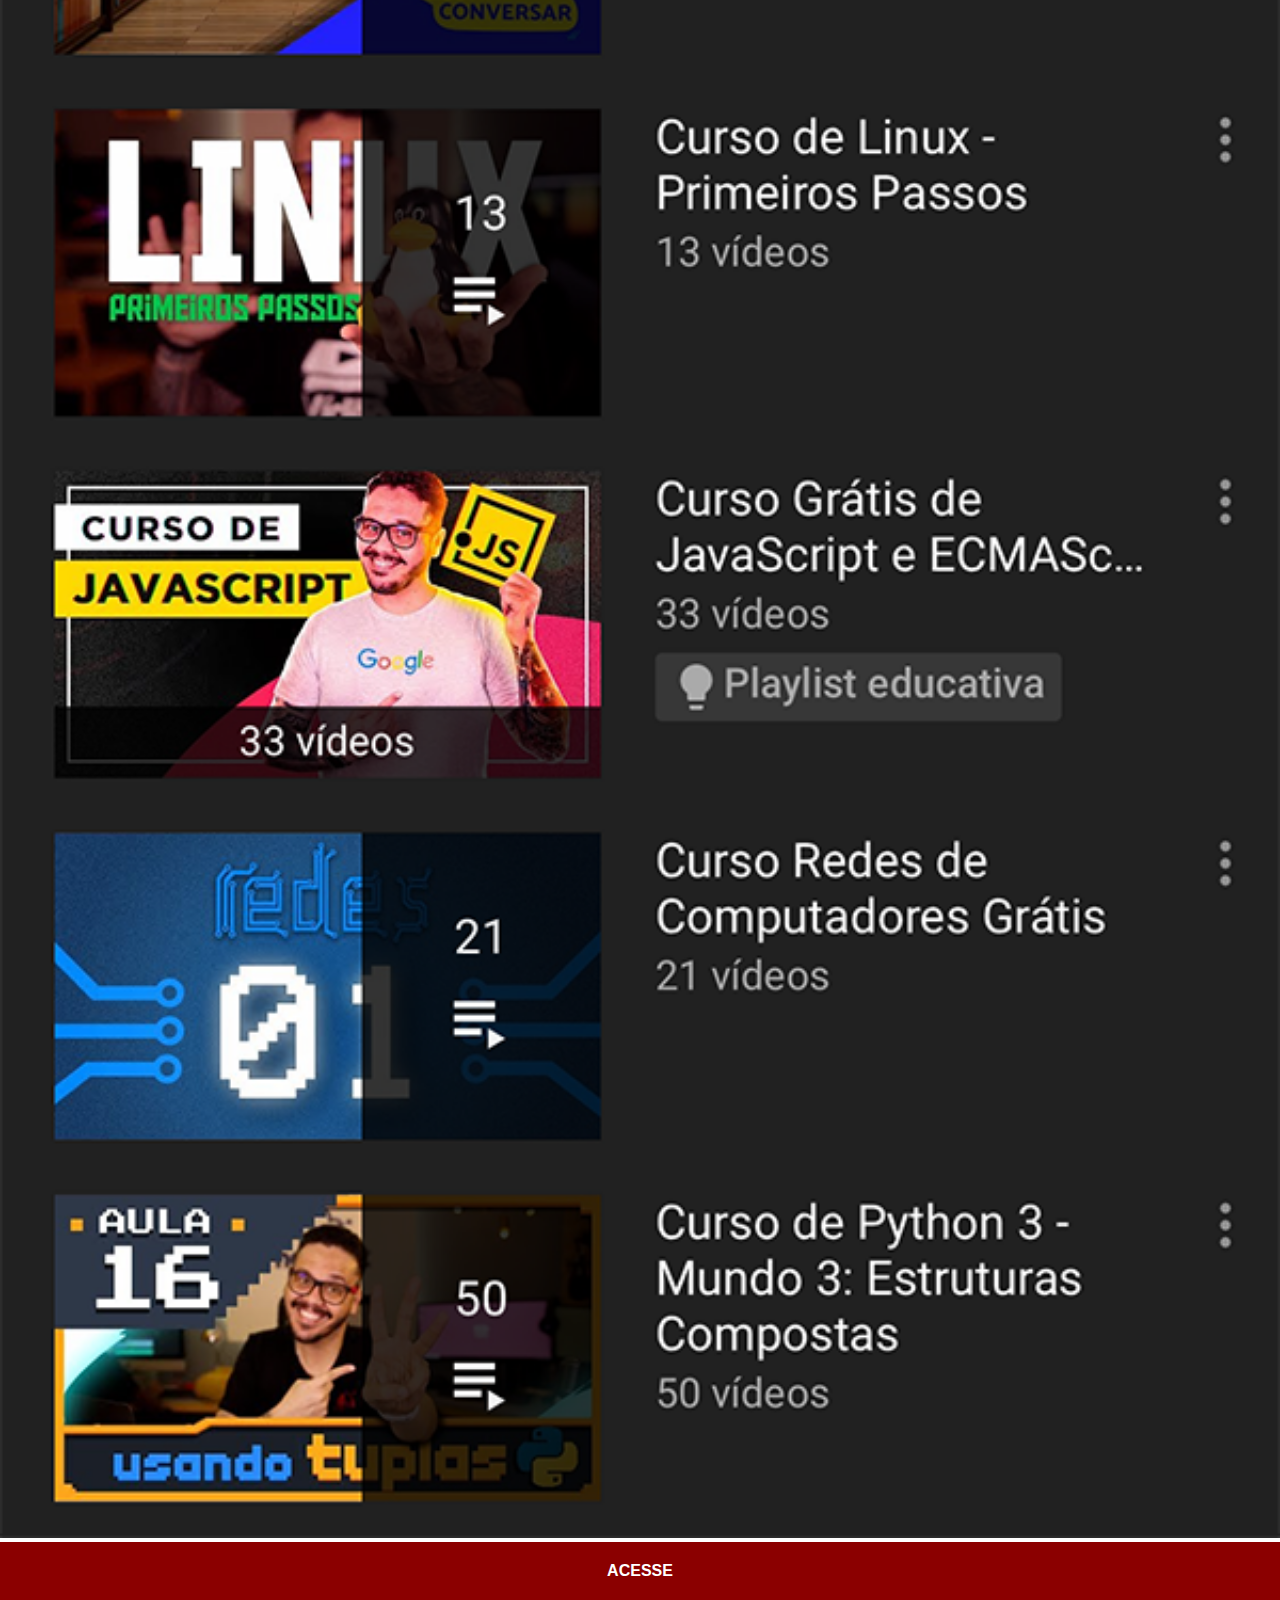
<file: youtube.html>
<!DOCTYPE html>
<html lang="pt-br">
<head>
    <meta charset="UTF-8">
    <meta name="viewport" content="width=device-width, initial-scale=1.0">
    <title>Youtube</title>
    <link rel="stylesheet" href="estilos/social.css">
<body>
    <img src="imagens/tela-youtube.png" alt="youtube">
    <a href="https://www.youtube.com/@CursoemVideo/playlists" target="_blank"> ACESSE</a>
</body>
</html>
</file>
<file: style/style.css>
@charset "UTF-8";

* {
    margin: 0px;
    padding: 0px;
    font-family: Arial, Helvetica, sans-serif;
}

html, body {
    height: 100vh;
    width: 100vw;
    background-color: black;
}
body {
    background: url('../imagens/fundo-madeira.jpg') no-repeat top center;
    background-size: cover;
    background-attachment: fixed;
}

main {
    height: 100vh;
    position: relative;
    
}

#telefone {
    position: absolute;
    height: 627px;
    width: 311px;
    background: url(../imagens/frame-iphone.png) no-repeat;
    top: 50%;
    left: 50%;
    transform: translate(-50%, -50%);


    
}
iframe#tela {
    position: relative;
    top: 80px;
    left: 23px;
    width: 267px;
    height: 471px;


}
#redes-sociais {
    text-align: right;
}
#redes-sociais img {
    width: 50px;
    margin: 10px;
    border-radius: 50%;
    box-shadow: 2px 2px 5px rgba(0, 0, 0, 0.493);
    box-sizing: border-box;
}
#redes-sociais img:hover {
border: 2px solid rgba(255, 255, 255, 0.603);
transition: transform .4s;
transform: translate(-3px, -3px);
box-shadow: 5px 5px 10px rgba(0, 0, 0, 0.658);
}
</file>
<file: estilos/social.css>
@charset "UTF-8";

* {
    margin: 0px;
    padding: 0px;
    font-family: Arial, Helvetica, sans-serif;
}

::-webkit-scrollbar {
    width: 0px;
    height: 0px;
}

img {
    width: 100vw;
}

a {
    display: block;
    background-color: darkred;
    color: white;
    padding: 20px;
    text-align: center;
    font-weight: bolder;
    text-decoration: none;
}

a:hover {
    background-color: red;
}
</file>
